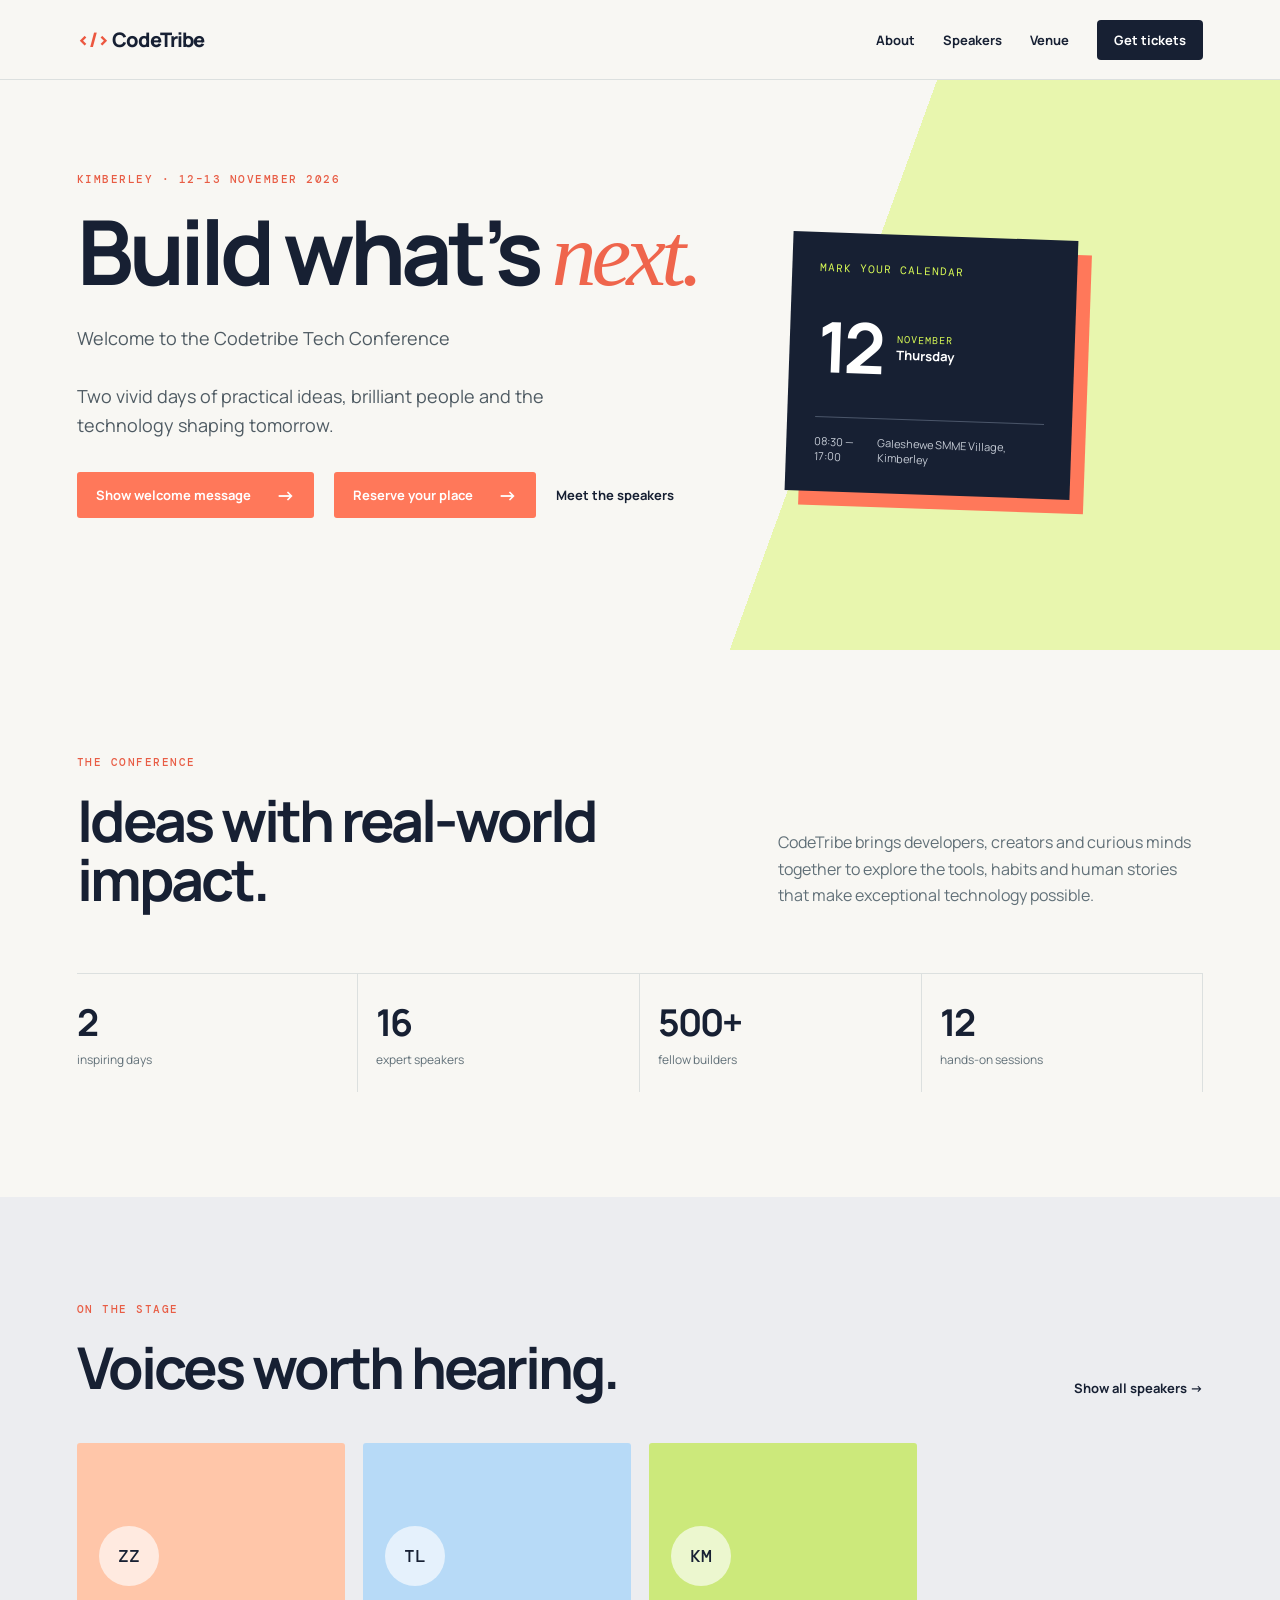
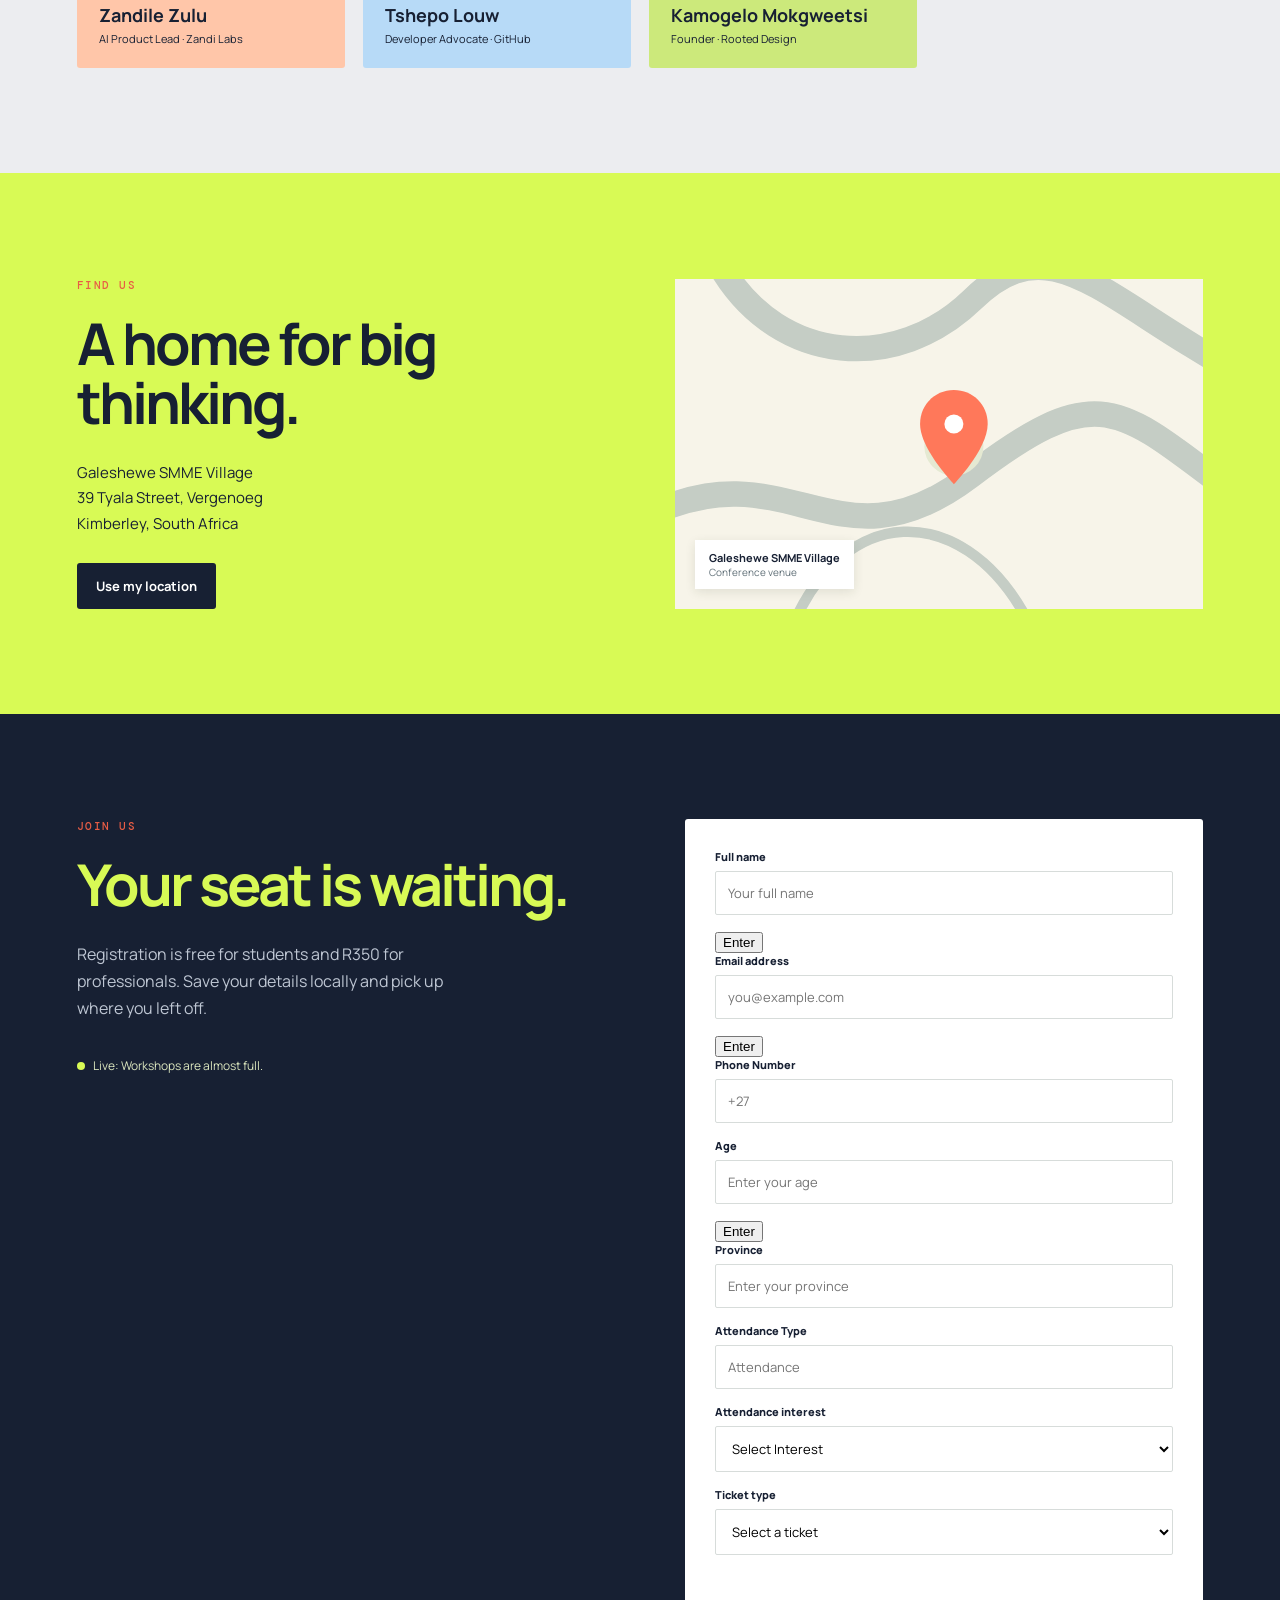
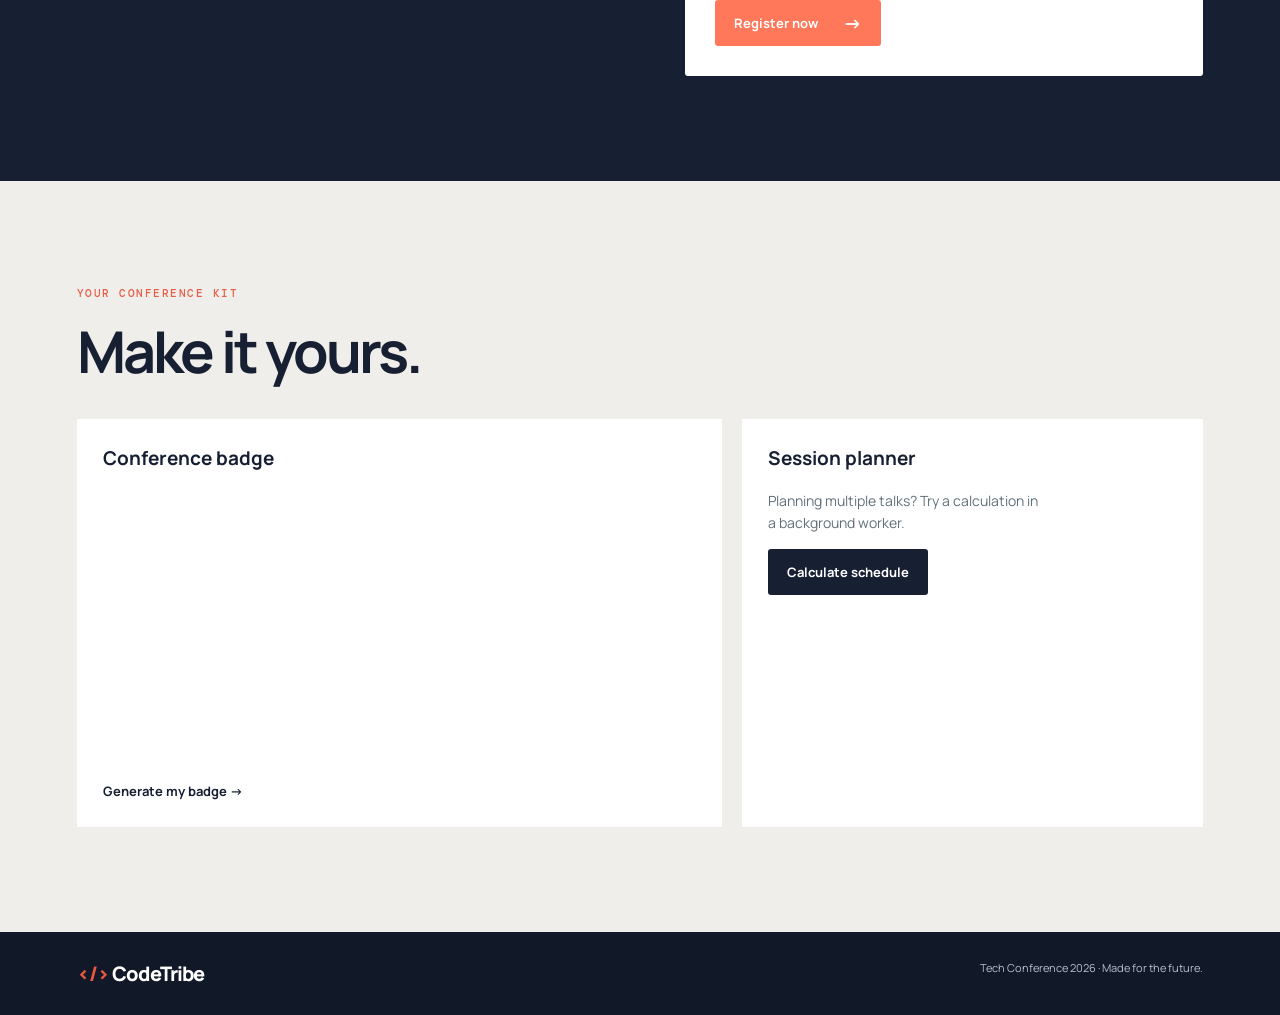
<file: index.html>
<!doctype html>
<html lang="en">
  <head>
    <meta charset="UTF-8" />
    <meta name="viewport" content="width=device-width, initial-scale=1.0" />
    <meta name="theme-color" content="#111827" />
    <title>CodeTribe Tech Conference 2026</title>
    <link rel="preconnect" href="https://fonts.googleapis.com" />
    <link rel="preconnect" href="https://fonts.gstatic.com" crossorigin />
    <link
      href="https://fonts.googleapis.com/css2?family=DM+Mono:wght@400;500&family=Manrope:wght@400;500;600;700;800&display=swap"
      rel="stylesheet"
    />
    <link rel="stylesheet" href="style.css" />
    <script src="https://ajax.googleapis.com/ajax/libs/jquery/3.7.1/jquery.min.js"></script>
  </head>
  <body>
    <header class="site-header">
      <a class="brand" href="index.html"><span>&lt;/&gt;</span>CodeTribe</a>
      <nav aria-label="Main navigation">
        <a href="about.html">About</a>
        <a href="speakers.html">Speakers</a>
        <a href="venue.html">Venue</a>
        <a class="nav-cta" href="register.html">Get tickets</a>
      </nav>
    </header>

    <main id="home">
      <section class="hero">
        <div class="hero-copy">
          <p class="eyebrow">Kimberley · 12–13 November 2026</p>
          <h1>Build what’s <em>next.</em></h1>
          <p class="intro">
            Welcome to the Codetribe Tech Conference<br>
            <br>
            Two vivid days of practical ideas, brilliant people and the
            technology shaping tomorrow.
          </p>
          <div class="hero-actions">
            <button id="welcome-button" class="button button-primary" type="button">
              Show welcome message <span>&rarr;</span>
            </button>
            <a class="button button-primary" href="register.html"
              >Reserve your place <span>→</span></a
            ><a class="button button-quiet" href="speakers.html"
              >Meet the speakers</a
            >
          </div>
          <p id="welcome-message" class="welcome-message" aria-live="polite"></p>
        </div>
        <aside class="event-card" aria-label="Conference details">
          <p class="card-label">Mark your calendar</p>
          <div class="event-date">
            <strong>12</strong>
            <div><span>NOVEMBER</span><b>Thursday</b></div>
          </div>
          <div class="event-card-footer">
            <span>08:30 — 17:00</span><span>Galeshewe SMME Village, Kimberley</span>
          </div>
        </aside>
      </section>

      <section id="about" class="about section">
        <p class="eyebrow">The conference</p>
        <div class="section-heading">
          <h2>Ideas with real-world impact.</h2>
          <p>
            CodeTribe brings developers, creators and curious minds together to
            explore the tools, habits and human stories that make exceptional
            technology possible.
          </p>
        </div>
        <div class="stats">
          <div><strong>2</strong><span>inspiring days</span></div>
          <div><strong>16</strong><span>expert speakers</span></div>
          <div><strong>500+</strong><span>fellow builders</span></div>
          <div><strong>12</strong><span>hands-on sessions</span></div>
        </div>
      </section>

      <section id="speakers" class="section speakers">
        <p class="eyebrow">On the stage</p>
        <div class="title-row">
          <h2>Voices worth hearing.</h2>
          <button id="speaker-button" class="text-button">
            Show all speakers →
          </button>
        </div>
        <div class="speaker-grid" id="speaker-grid">
          <article class="speaker-card orange">
            <div class="avatar">ZZ</div>
            <h3>Zandile Zulu</h3>
            <p>AI Product Lead · Zandi Labs</p>
          </article>
          <article class="speaker-card blue">
            <div class="avatar">TL</div>
            <h3>Tshepo Louw</h3>
            <p>Developer Advocate · GitHub</p>
          </article>
          <article class="speaker-card green">
            <div class="avatar">KM</div>
            <h3>Kamogelo Mokgweetsi</h3>
            <p>Founder · Rooted Design</p>
          </article>
          <article class="speaker-card purple hidden-speaker">
            <div class="avatar">TM</div>
            <h3>Thabang Makhosane</h3>
            <p>Cloud Architect · Azure</p>
          </article>
        </div>
      </section>

      <section id="venue" class="venue section">
        <div>
          <p class="eyebrow">Find us</p>
          <h2>A home for big thinking.</h2>
          <p>
            Galeshewe SMME Village<br />39 Tyala Street, Vergenoeg<br />Kimberley,
            South Africa
          </p>
          <div class="venue-actions">
            <button id="location-button" class="button button-dark">
              Use my location</button
            ><span id="location-status" aria-live="polite"></span>
          </div>
        </div>
        <div
          class="map"
          role="img"
          aria-label="Interactive illustrated venue map"
        >
          <svg viewBox="0 0 500 310" aria-hidden="true">
            <path d="M-20 220 C110 160 155 280 280 185 S420 120 540 210" />
            <path d="M45 -10 C100 80 210 88 282 18 S400 12 520 80" />
            <path class="minor" d="M110 330 C160 210 270 210 330 315" />
            <circle cx="264" cy="157" r="28" />
            <path
              class="pin"
              d="M264 104c-18 0-32 14-32 32 0 24 32 57 32 57s32-33 32-57c0-18-14-32-32-32z"
            />
            <circle class="pin-dot" cx="264" cy="136" r="9" />
          </svg>
          <div class="map-label">
            <b>Galeshewe SMME Village</b><span>Conference venue</span>
          </div>
        </div>
      </section>

      <!--PA0301 Registration form-->
      <section id="register" class="register section">
        <div>
          <p class="eyebrow">Join us</p>
          <h2>Your seat is waiting.</h2>
          <p>
            Registration is free for students and R350 for professionals. Save
            your details locally and pick up where you left off.
          </p>
          <div class="live-message" id="live-message" aria-live="polite">
            <span class="pulse"></span>
            <span>Live: Workshops are almost full.</span>
          </div>
        </div>
        <form id="registration-form" novalidate>
          <label
            >Full name<input
              id="name"
              name="name"
              type="text"
              placeholder="Your full name"
              required
          /></label>
          <button onclick="ValidateForm()">Enter</button>
          <label
            >Email address<input
              id="email"
              name="email"
              type="email"
              placeholder="you@example.com"
              required
          /></label>
          <button onclick="ValidateForm()">Enter</button>
          <label
            >Phone Number<input
              id="phone"
              name="phone"
              type="phone"
              placeholder="+27"
              required
              minlength="1"
              maxlength="10"
          /></label><label
            >Age<input
              id="age"
              name="age"
              type="age"
              placeholder="Enter your age"
              required
          /></label>
          <button onclick="ValidateForm()">Enter</button>
          <label
            >Province<input
              id="prov"
              name="prov"
              type="prov"
              placeholder="Enter your province"
              required
          /></label>
          <label
            >Attendance Type<input
              id="att"
              name="att"
              type="att"
              placeholder="Attendance"
              required
    

          /></label>
          <label
            >Attendance interest<select id="ticket" name="ticket" required>
              <option value="">Select Interest</option>
              <option>Interested</option>
              <option>Not Interested</option>
            </select></label
          >
          <label
            >Ticket type<select id="ticket" name="ticket" required>
              <option value="">Select a ticket</option>
              <option>Student — Free</option>
              <option>Professional — R350</option>
            </select></label
          >
          <p id="form-feedback" class="form-feedback" aria-live="polite"></p>
          <button class="button button-primary" type="submit">
            Register now <span>→</span>
          </button>
        </form>
      </section>

      <section class="tools section">
        <p class="eyebrow">Your conference kit</p>
        <h2>Make it yours.</h2>
        <div class="tool-grid">
          <article>
            <h3>Conference badge</h3>
            <canvas id="badge" width="520" height="240"
              >Your browser does not support canvas.</canvas
            ><button id="badge-button" class="text-button">
              Generate my badge →
            </button>
          </article>
          <article>
            <h3>Session planner</h3>
            <p>
              Planning multiple talks? Try a calculation in a background worker.
            </p>
            <button id="worker-button" class="button button-dark">
              Calculate schedule
            </button>
            <p id="worker-result" class="worker-result" aria-live="polite"></p>
          </article>
        </div>
      </section>
    </main>
    <footer>
      <a class="brand" href="index.html"><span>&lt;/&gt;</span>CodeTribe</a>
      <p>Tech Conference 2026 · Made for the future.</p>
    </footer>
    <script src="script.js"></script>
  </body>
</html>
</file>
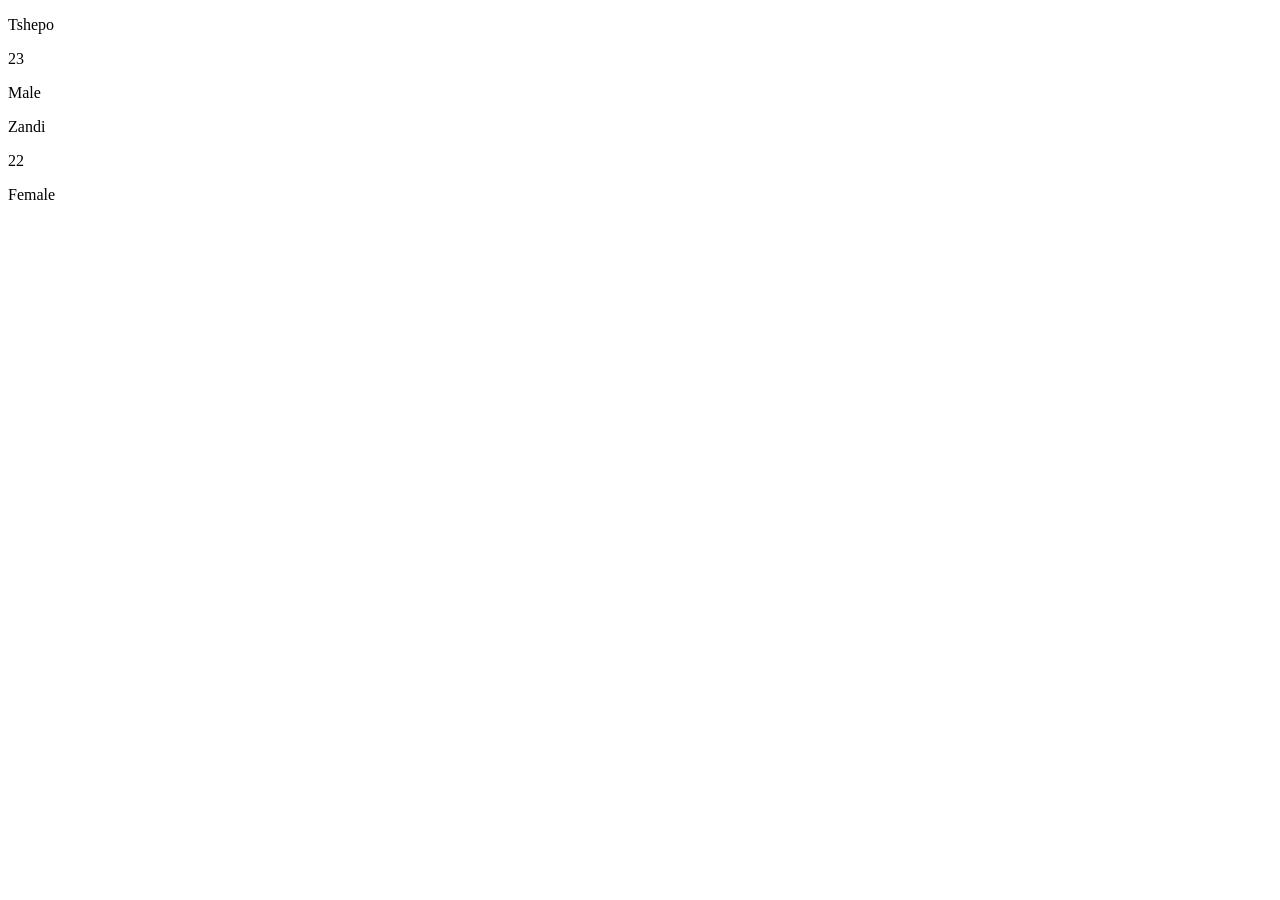
<file: PA06/PA0607/index.html>
<!DOCTYPE html>
<html lang="en">
<head>
    <meta charset="UTF-8">
    <meta name="viewport" content="width=device-width, initial-scale=1.0">
    <title>Document</title>
</head>
<body>
    <p id="name"></p>
    <p id="age"></p>
    <p id="gender"></p>

    <p id="name1"></p>
    <p id="age1"></p>
    <p id="gender1"></p>

    <script src="./script.js"></script>
</body>
</html>
</file>
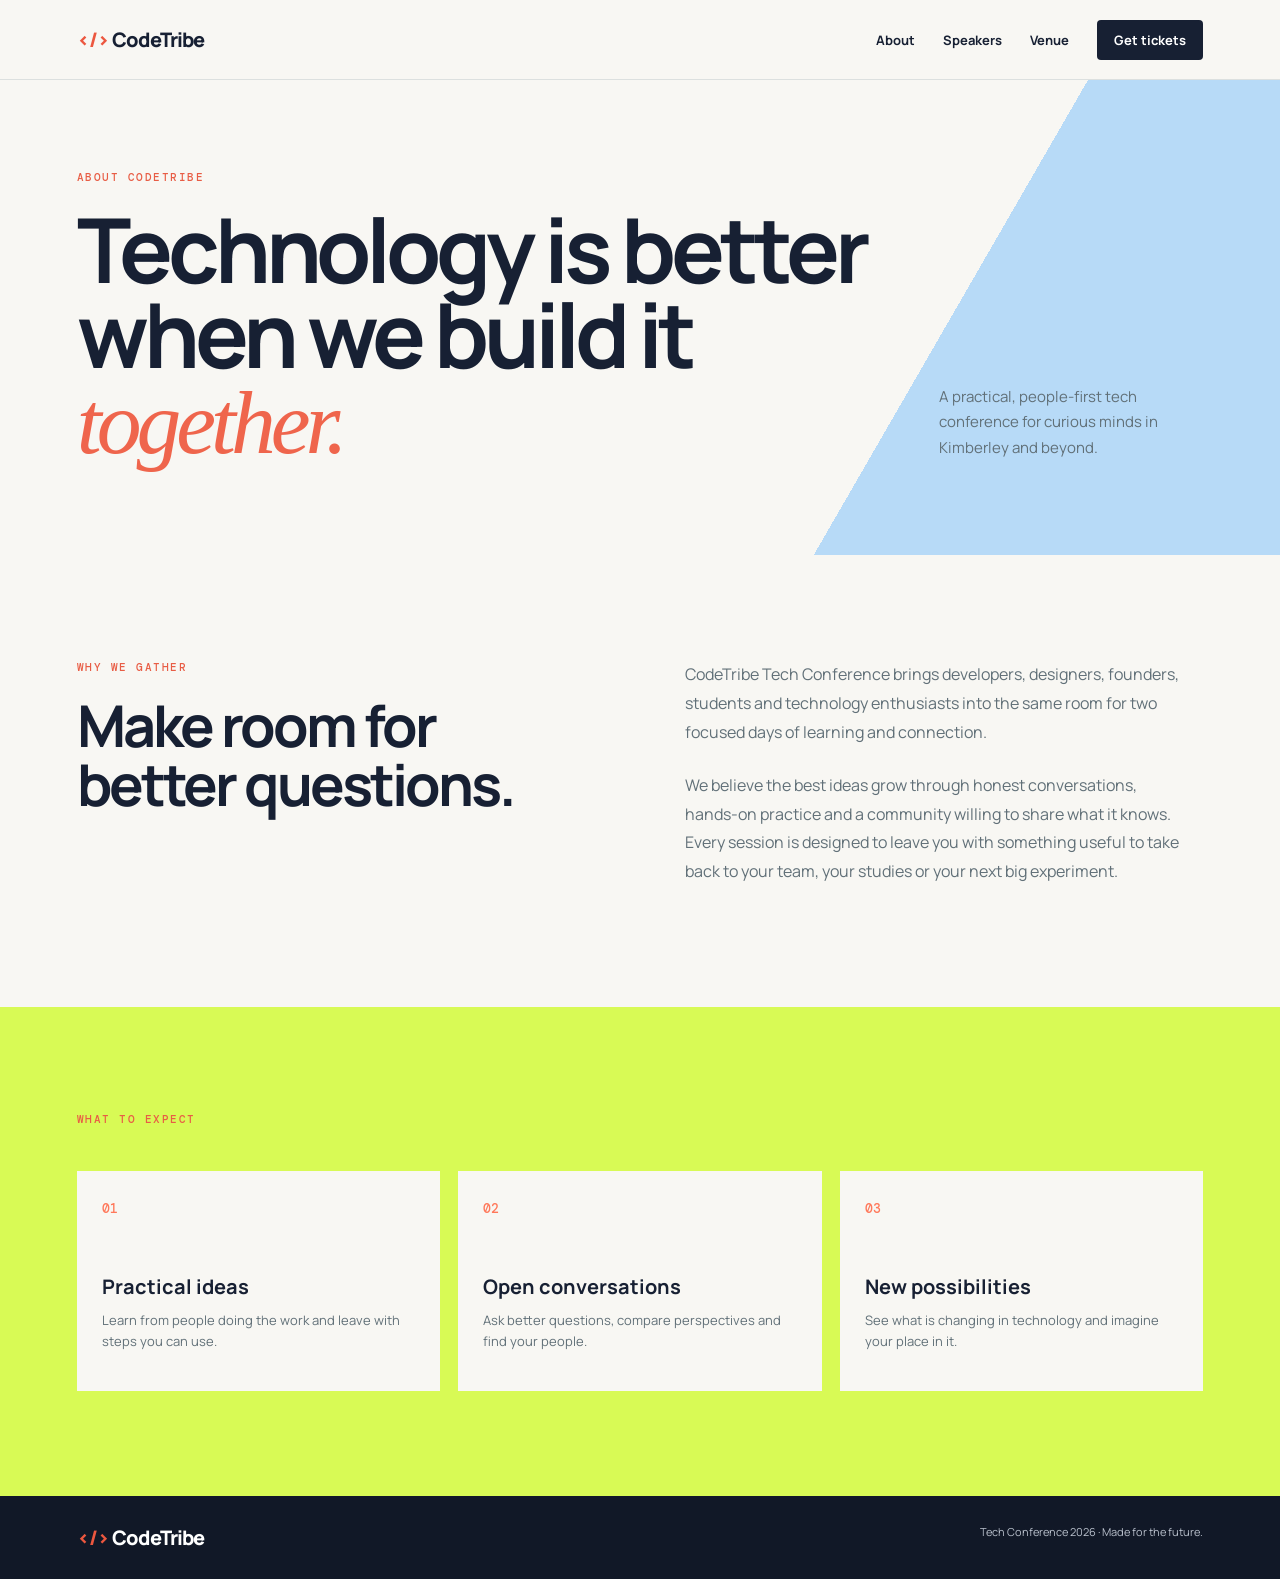
<file: about.html>
<!doctype html>
<html lang="en">
<head>
        <meta charset="UTF-8" />
        <meta name="viewport" content="width=device-width, initial-scale=1.0" />
        <meta name="theme-color" content="#111827" />
        <title>About CodeTribe Tech Conference</title>
        <link rel="preconnect" href="https://fonts.googleapis.com" />
        <link rel="preconnect" href="https://fonts.gstatic.com" crossorigin />
        <link
            href="https://fonts.googleapis.com/css2?family=DM+Mono:wght@400;500&family=Manrope:wght@400;500;600;700;800&display=swap"
            rel="stylesheet"
        />
        <link rel="stylesheet" href="style.css" />
</head>
<body>
        <header class="site-header">
            <a class="brand" href="index.html"><span>&lt;/&gt;</span>CodeTribe</a>
            <nav aria-label="Main navigation">
                <a href="about.html" aria-current="page">About</a>
                <a href="speakers.html">Speakers</a>
                <a href="venue.html">Venue</a>
                <a class="nav-cta" href="register.html">Get tickets</a>
            </nav>
        </header>

        <main>
            <section class="about-hero">
                <div>
                    <p class="eyebrow">About CodeTribe</p>
                    <h1>Technology is better when we build it <em>together.</em></h1>
                </div>
                <p class="about-hero-note">
                    A practical, people-first tech conference for curious minds in
                    Kimberley and beyond.
                </p>
            </section>

            <section class="about-story section">
                <div class="about-story-intro">
                    <p class="eyebrow">Why we gather</p>
                    <h2>Make room for better questions.</h2>
                </div>
                <div class="about-story-copy">
                    <p>
                        CodeTribe Tech Conference brings developers, designers, founders,
                        students and technology enthusiasts into the same room for two
                        focused days of learning and connection.
                    </p>
                    <p>
                        We believe the best ideas grow through honest conversations,
                        hands-on practice and a community willing to share what it knows.
                        Every session is designed to leave you with something useful to
                        take back to your team, your studies or your next big experiment.
                    </p>
                </div>
            </section>

            <section class="about-values section">
                <p class="eyebrow">What to expect</p>
                <div class="value-grid">
                    <article>
                        <strong>01</strong>
                        <h3>Practical ideas</h3>
                        <p>Learn from people doing the work and leave with steps you can use.</p>
                    </article>
                    <article>
                        <strong>02</strong>
                        <h3>Open conversations</h3>
                        <p>Ask better questions, compare perspectives and find your people.</p>
                    </article>
                    <article>
                        <strong>03</strong>
                        <h3>New possibilities</h3>
                        <p>See what is changing in technology and imagine your place in it.</p>
                    </article>
                </div>
            </section>
        </main>

        <footer>
            <a class="brand" href="index.html"><span>&lt;/&gt;</span>CodeTribe</a>
            <p>Tech Conference 2026 · Made for the future.</p>
        </footer>
</body>
</html>
</file>
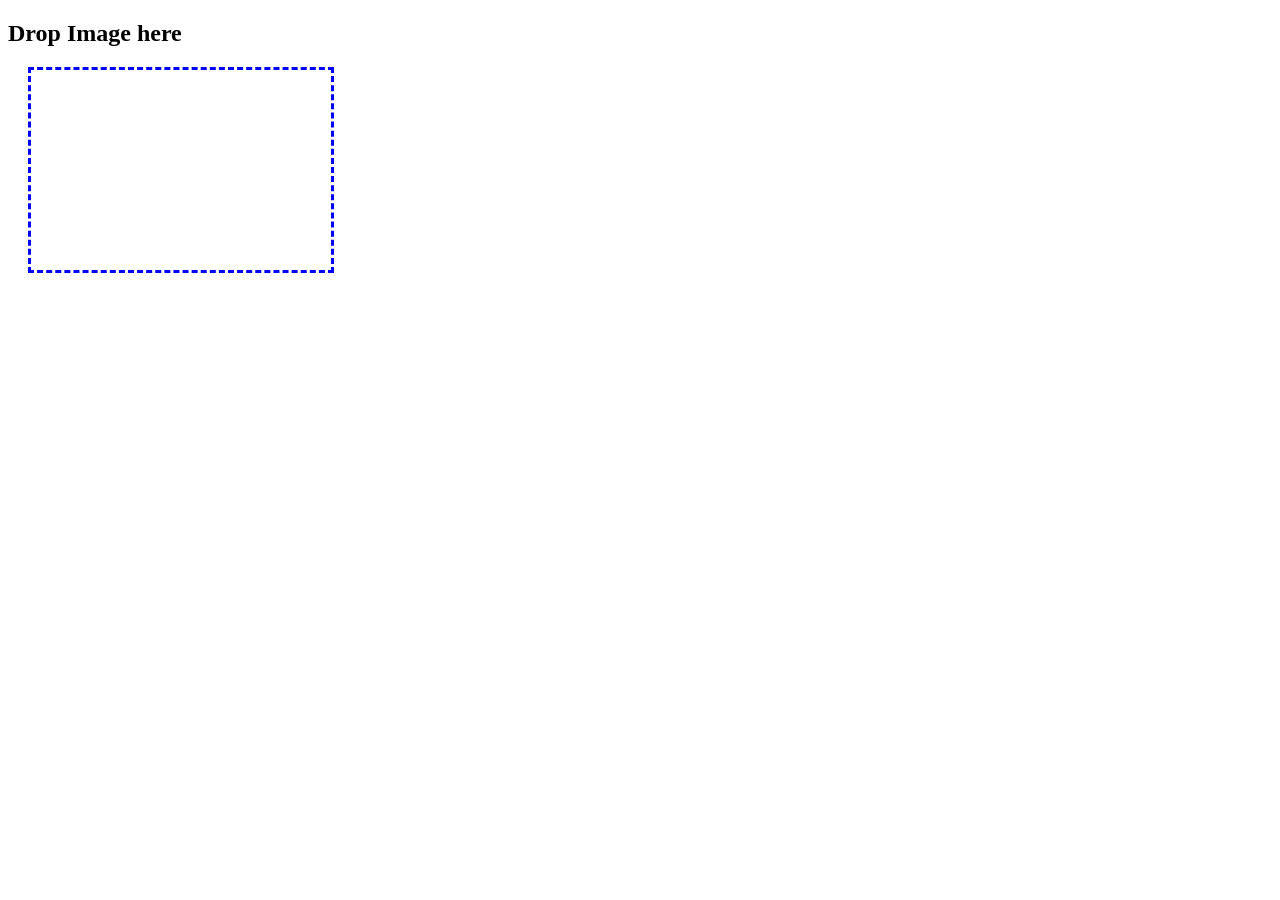
<file: PA0706.html>
<!DOCTYPE html>
<html lang="en">
<head>
    <meta charset="UTF-8">
    <meta name="viewport" content="width=device-width, initial-scale=1.0">
    <title>Document</title>

    <style>
        #dropArea{
            width: 300px;
            height:200px ;
            border: 3px dashed blue;
            line-height: 180px;
            margin: 20px;
        }
    </style>
</head>
<body>
    <h2>Drop Image here</h2>
    <div id="dropArea">

    </div>
    <p id="fileinfo"></p>
    <script>

        // Handle dropped file
        const dropArea = document.getElementById("dropArea")
        dropArea.addEventListener("dragover", function(event){
            event.preventDefault()
            dropArea.innerHTML="Release the image"
        })

        //Handle dropped file
        const fileInfo = document.getElementById("fileinfo")
        dropArea.addEventListener("drop", function(){
            event.preventDefault() ;
            const file = event.dataTransfer.files[0];

            fileInfo.innerHTML="File name :" + file.name
        })
    </script>
</body>
</html>
</file>
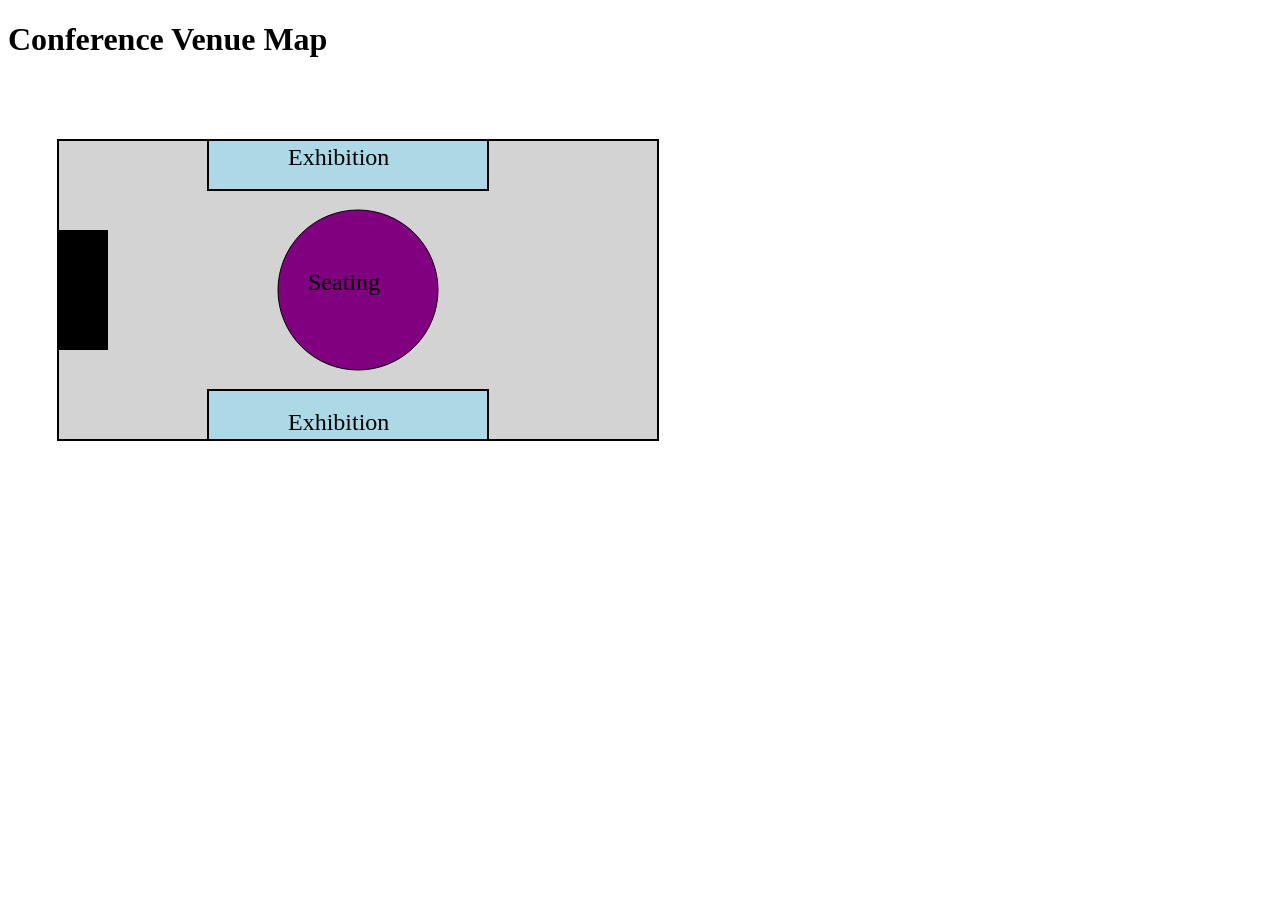
<file: PA1001.html>
<!DOCTYPE html>
<html lang="en">
<head>
    <meta charset="UTF-8">
    <meta name="viewport" content="width=device-width, initial-scale=1.0">
    <title>Document</title>
</head>
<body>
    <h1>Conference Venue Map</h1>

     <svg width="700" height="500" viewBox="0 0 700 500">
        
        <rect x="50" y="60" width="600" height="300" fill="lightgray" stroke="black" stroke-width="2"/>
        <rect x="200" y="310" width="280" height="50" fill="lightblue" stroke="black" stroke-width="2"/>
        <rect x="200" y="60" width="280" height="50" fill="lightblue" stroke="black" stroke-width="2" />
        <rect x="50" y="150" width="50" height="120" fill="lightblue="black" stroke-width="2" />
        <circle cx="350" cy="210" r="80" fill="purple" stroke="black"/>

        <text x="280" y="85" font-size="24">Exhibition</text>
        <text x="280" y="350" font-size="24">Exhibition</text>
        <text x="50" y="200" font-size="20">Stage</text>
        <text x="300" y="210" font-size="24">Seating</text>
    </svg>
</body>
</html>
</file>
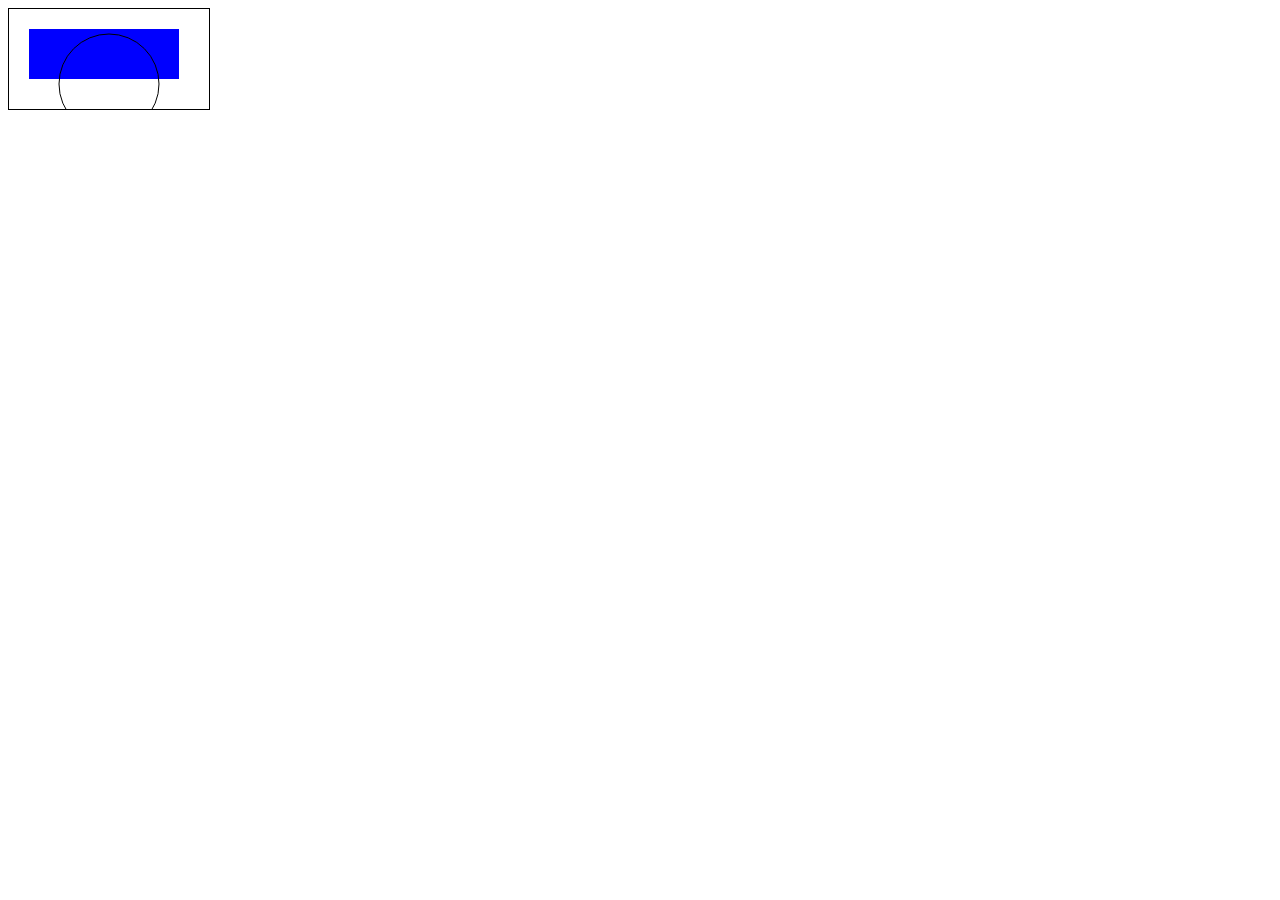
<file: PA1002.html>
<!DOCTYPE html>
<html lang="en">
<head>
    <meta charset="UTF-8">
    <meta name="viewport" content="width=device-width, initial-scale=1.0">
    <title>Document</title>
</head>
<body>
    <canvas id="myCanvas" width="200" height="100" style="border:1px solid #000000;">

    <script>
        const myCanvas = document.getElementById("myCanvas");
        const ctx = myCanvas.getContext("2d");

        //Draw a rectangle
        ctx.fillStyle = "blue";
        ctx.fillRect(20, 20, 150, 50);

        //Draw a circle
        ctx.beginPath();
        ctx.arc(100, 75, 50, 0, 2 * Math.PI);
        ctx.stroke();
    </script>
</body>
</html>
</file>
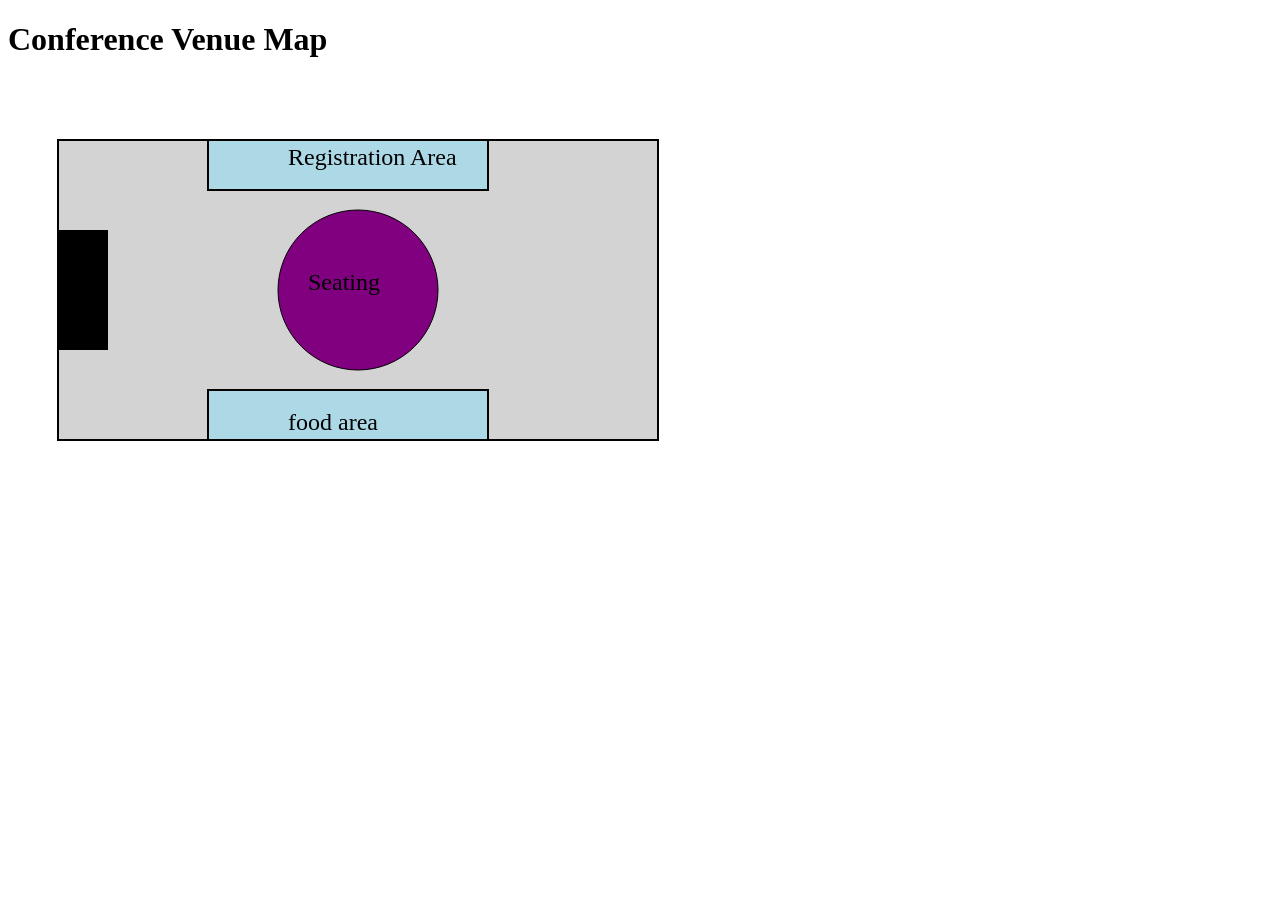
<file: PA1003.html>
<!DOCTYPE html>
<html lang="en">
<head>
    <meta charset="UTF-8">
    <meta name="viewport" content="width=device-width, initial-scale=1.0">
    <title>Document</title>
</head>
<body>
    <h1>Conference Venue Map</h1>

     <svg width="700" height="500" viewBox="0 0 700 500">
        
        <rect x="50" y="60" width="600" height="300" fill="lightgray" stroke="black" stroke-width="2"/>
        <rect x="200" y="310" width="280" height="50" fill="lightblue" stroke="black" stroke-width="2"/>
        <rect x="200" y="60" width="280" height="50" fill="lightblue" stroke="black" stroke-width="2" />
        <rect x="50" y="150" width="50" height="120" fill="lightblue="black" stroke-width="2" />
        <circle cx="350" cy="210" r="80" fill="purple" stroke="black"/>

        <text x="280" y="85" font-size="24">Registration Area</text>
        <text x="280" y="350" font-size="24">food area</text>
        <text x="50" y="200" font-size="20">Stage</text>
        <text x="300" y="210" font-size="24">Seating</text>
    </svg>
</body>
</html>
</file>
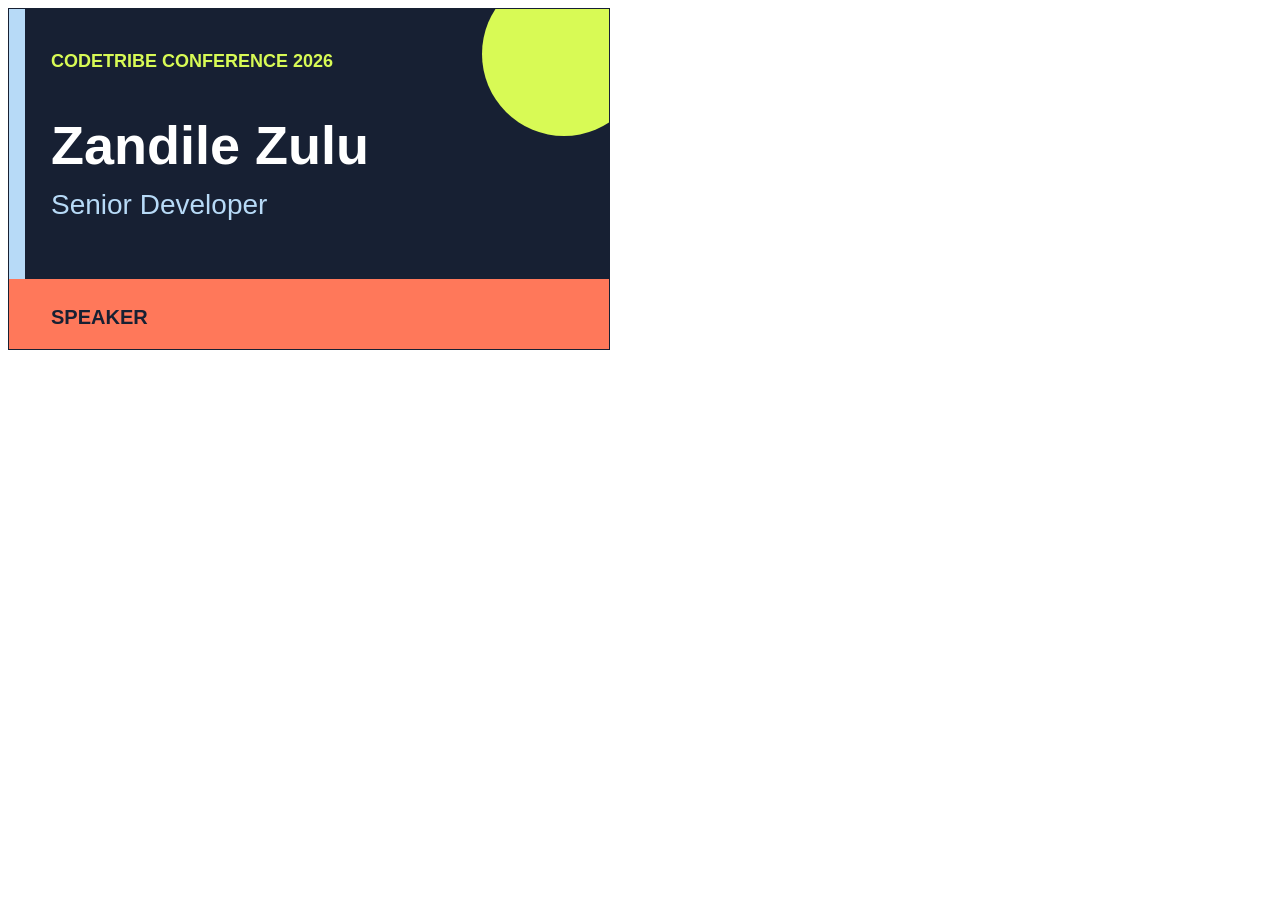
<file: PA1004.html>
<!--Create a speaker badge using canvas-->
<!DOCTYPE html>
<html lang="en">
<head>
    <meta charset="UTF-8">
    <meta name="viewport" content="width=device-width, initial-scale=1.0">
    <title>Speaker Badge</title>
</head>
<body>
    <canvas id="speakerBadge" width="600" height="340" style="border:1px solid #172033; max-width:100%; height:auto;">
    </canvas>

    <script>
        const canvas = document.getElementById("speakerBadge");
        const ctx = canvas.getContext("2d");

        // Draw the badge background
        ctx.fillStyle = "#172033";
        ctx.fillRect(0, 0, 600, 340);

        // Add colourful accent shapes
        ctx.fillStyle = "#d8fa55";
        ctx.beginPath();
        ctx.arc(555, 45, 82, 0, Math.PI * 2);
        ctx.fill();
        ctx.fillStyle = "#ff785a";
        ctx.fillRect(0, 270, 600, 70);
        ctx.fillStyle = "#b7daf7";
        ctx.fillRect(0, 0, 16, 270);

        // Draw the event label
        ctx.fillStyle = "#d8fa55";
        ctx.font = "bold 18px Arial";
        ctx.fillText("CODETRIBE CONFERENCE 2026", 42, 58);

        // Draw the speaker name
        ctx.fillStyle = "#ffffff";
        ctx.font = "bold 54px Arial";
        ctx.fillText("Zandile Zulu", 42, 155);

        // Draw the title
        ctx.fillStyle = "#b7daf7";
        ctx.font = "28px Arial";
        ctx.fillText("Senior Developer", 42, 205);

        // Draw the speaker label
        ctx.fillStyle = "#172033";
        ctx.font = "bold 20px Arial";
        ctx.fillText("SPEAKER", 42, 315);
    </script>
</body>
</html>
</file>
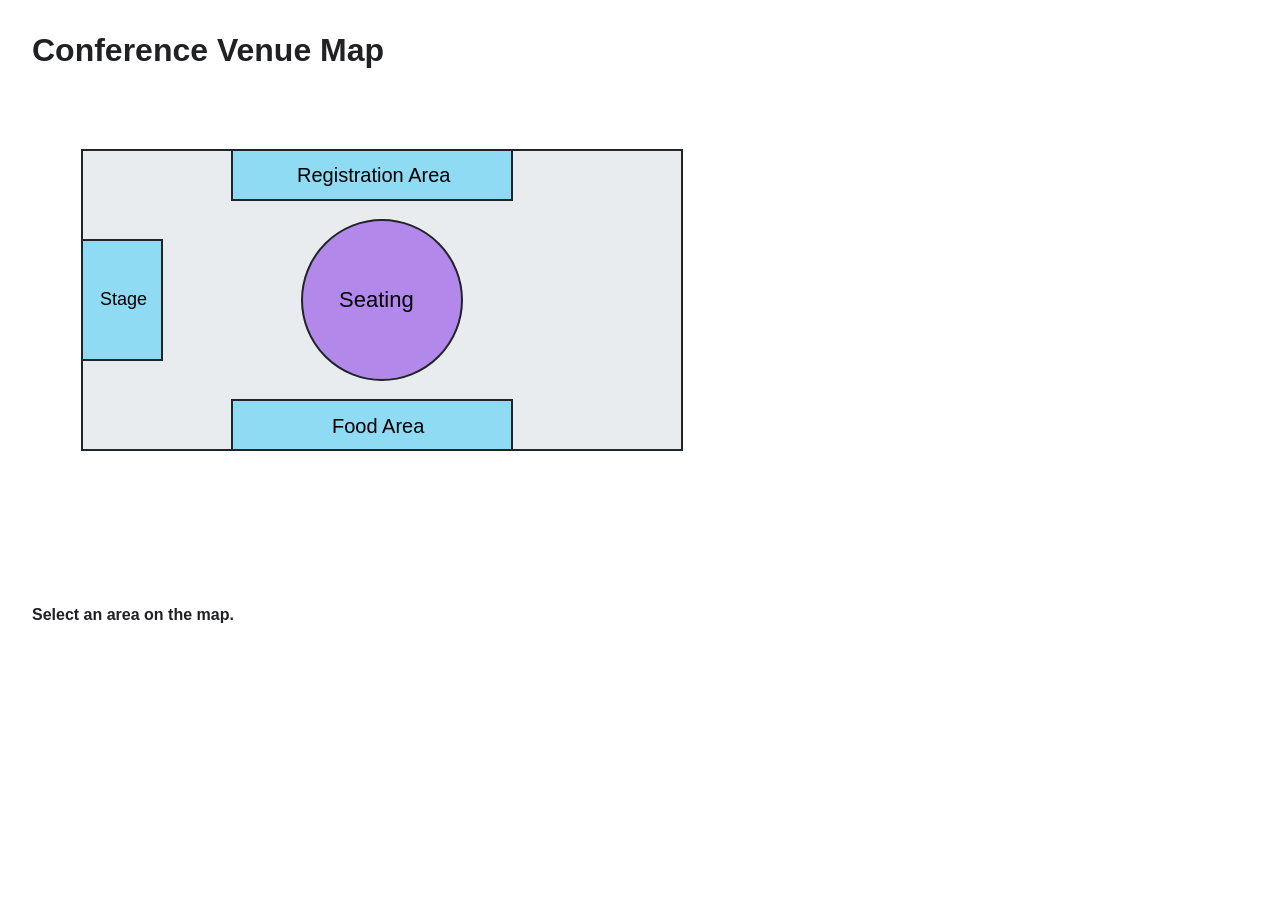
<file: PA1005.html>
<!doctype html>
<html lang="en">
  <head>
    <meta charset="UTF-8" />
    <meta name="viewport" content="width=device-width, initial-scale=1.0" />
    <title>Interactive Conference Venue Map</title>
    <style>
      body {
        font-family: Arial, sans-serif;
        margin: 2rem;
        color: #202124;
      }
      svg {
        display: block;
        max-width: 100%;
        height: auto;
        margin-top: 1rem;
      }
      .venue-area {
        cursor: pointer;
        transition:
          fill 0.2s,
          stroke-width 0.2s;
      }
      .venue-area:hover,
      .venue-area:focus {
        fill: #f9c74f;
        stroke-width: 4;
        outline: none;
      }
      .venue-area.selected {
        fill: #f9844a;
        stroke: #9d0208;
        stroke-width: 4;
      }
      #venue-info {
        min-height: 1.5rem;
        margin-top: 1rem;
        font-weight: bold;
      }
    </style>
  </head>
  <body>
    <h1>Conference Venue Map</h1>
   
    <svg
      width="700"
      height="500"
      viewBox="0 0 700 500"
      role="img"
      aria-labelledby="map-title map-description"
    >
      <title id="map-title">Interactive conference venue map</title>
      <desc id="map-description">
        Click a venue area to display information about it.
      </desc>
      <rect
        x="50"
        y="60"
        width="600"
        height="300"
        fill="#e9ecef"
        stroke="#212529"
        stroke-width="2"
      />
      <rect
        class="venue-area"
        data-info="Registration Area: Collect your name badge and conference pack here."
        x="200"
        y="60"
        width="280"
        height="50"
        fill="#90dbf4"
        stroke="#212529"
        stroke-width="2"
        tabindex="0"
        role="button"
        aria-label="Registration Area"
      />
      <rect
        class="venue-area"
        data-info="Food Area: Refreshments and lunch are served here."
        x="200"
        y="310"
        width="280"
        height="50"
        fill="#90dbf4"
        stroke="#212529"
        stroke-width="2"
        tabindex="0"
        role="button"
        aria-label="Food Area"
      />
      <rect
        class="venue-area"
        data-info="Stage: Presentations and keynote talks take place here."
        x="50"
        y="150"
        width="80"
        height="120"
        fill="#90dbf4"
        stroke="#212529"
        stroke-width="2"
        tabindex="0"
        role="button"
        aria-label="Stage"
      />
      <circle
        class="venue-area"
        data-info="Seating Area: Take a seat here for the conference sessions."
        cx="350"
        cy="210"
        r="80"
        fill="#b388eb"
        stroke="#212529"
        stroke-width="2"
        tabindex="0"
        role="button"
        aria-label="Seating Area"
      />
      <text x="265" y="92" font-size="20">Registration Area</text>
      <text x="300" y="343" font-size="20">Food Area</text>
      <text x="68" y="215" font-size="18">Stage</text>
      <text x="307" y="217" font-size="22">Seating</text>
    </svg>

    <p id="venue-info" role="status" aria-live="polite">
      Select an area on the map.
    </p>

    <script>
      const venueInfo = document.getElementById("venue-info");
      const venueAreas = document.querySelectorAll(".venue-area");

      function selectArea(area) {
        venueAreas.forEach((venue) => venue.classList.remove("selected"));
        area.classList.add("selected");
        venueInfo.textContent = area.dataset.info;
      }

      venueAreas.forEach((area) => {
        area.addEventListener("click", () => selectArea(area));
        area.addEventListener("keydown", (event) => {
          if (event.key === "Enter" || event.key === " ") {
            event.preventDefault();
            selectArea(area);
          }
        });
      });
    </script>
  </body>
</html>
</file>
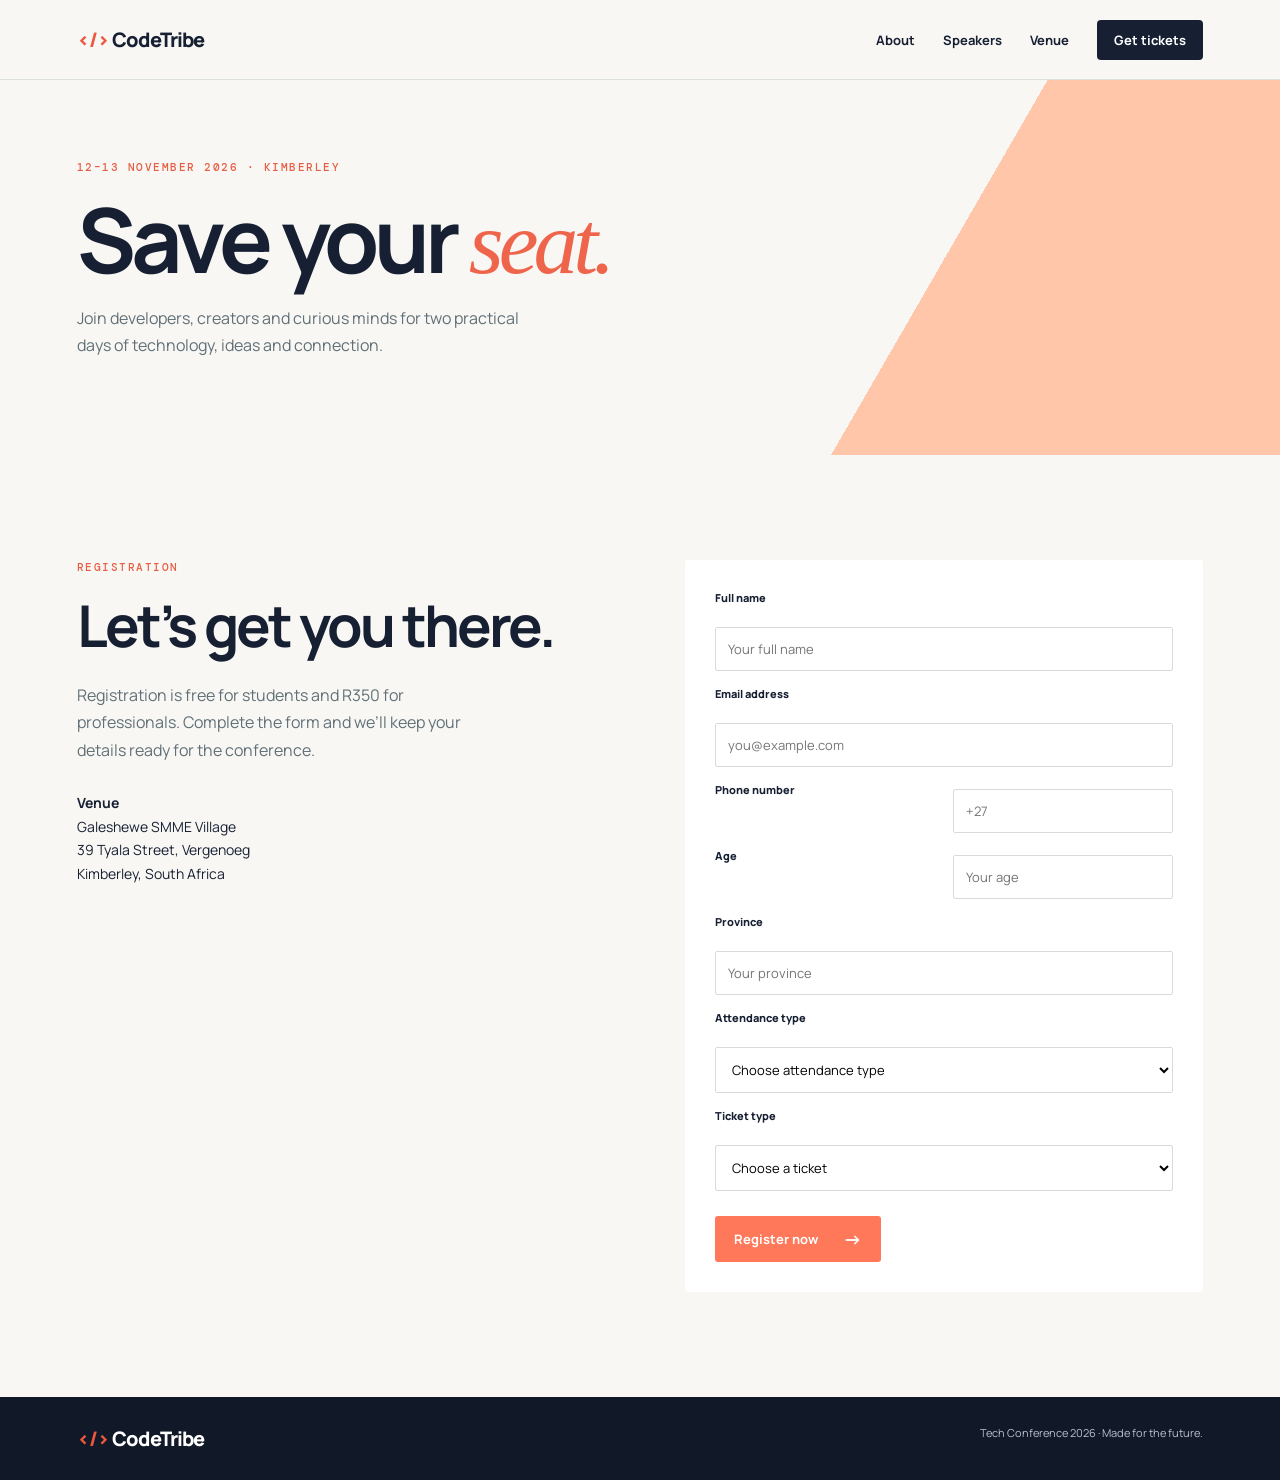
<file: register.html>
<!doctype html>
<html lang="en">
<head>
	<meta charset="UTF-8" />
	<meta name="viewport" content="width=device-width, initial-scale=1.0" />
	<meta name="theme-color" content="#111827" />
	<title>Register | CodeTribe Tech Conference</title>
	<link rel="preconnect" href="https://fonts.googleapis.com" />
	<link rel="preconnect" href="https://fonts.gstatic.com" crossorigin />
	<link
		href="https://fonts.googleapis.com/css2?family=DM+Mono:wght@400;500&family=Manrope:wght@400;500;600;700;800&display=swap"
		rel="stylesheet"
	/>
	<link rel="stylesheet" href="style.css" />
</head>
<body>
	<header class="site-header">
		<a class="brand" href="index.html"><span>&lt;/&gt;</span>CodeTribe</a>
		<nav aria-label="Main navigation">
			<a href="about.html">About</a>
			<a href="speakers.html">Speakers</a>
			<a href="venue.html">Venue</a>
			<a class="nav-cta" href="register.html" aria-current="page">Get tickets</a>
		</nav>
	</header>

	<main>
		<section class="register-page-hero">
			<p class="eyebrow">12–13 November 2026 · Kimberley</p>
			<h1>Save your <em>seat.</em></h1>
			<p>Join developers, creators and curious minds for two practical days of technology, ideas and connection.</p>
		</section>

		<section class="register-page-form section">
			<div class="register-page-intro">
				<p class="eyebrow">Registration</p>
				<h2>Let’s get you there.</h2>
				<p>Registration is free for students and R350 for professionals. Complete the form and we’ll keep your details ready for the conference.</p>
				<p class="register-detail"><strong>Venue</strong><br />Galeshewe SMME Village<br />39 Tyala Street, Vergenoeg<br />Kimberley, South Africa</p>
			</div>

			<form action="index.html" method="get">
				<label for="full-name">Full name</label>
				<input id="full-name" name="name" type="text" placeholder="Your full name" required minlength="3" />
				<label for="email">Email address</label>
				<input id="email" name="email" type="email" placeholder="you@example.com" required />
				<label for="phone">Phone number</label>
				<input id="phone" name="phone" type="tel" placeholder="+27" required />
				<label for="age">Age</label>
				<input id="age" name="age" type="number" placeholder="Your age" min="18" required />
				<label for="province">Province</label>
				<input id="province" name="province" type="text" placeholder="Your province" required />
				<label for="attendance">Attendance type</label>
				<select id="attendance" name="attendance" required>
					<option value="">Choose attendance type</option>
					<option>In person</option>
					<option>Virtual</option>
				</select>
				<label for="ticket">Ticket type</label>
				<select id="ticket" name="ticket" required>
					<option value="">Choose a ticket</option>
					<option>Student — Free</option>
					<option>Professional — R350</option>
				</select>
				<button class="button button-primary" type="submit">Register now <span>→</span></button>
			</form>
		</section>
	</main>

	<footer>
		<a class="brand" href="index.html"><span>&lt;/&gt;</span>CodeTribe</a>
		<p>Tech Conference 2026 · Made for the future.</p>
	</footer>
</body>
</html>
</file>
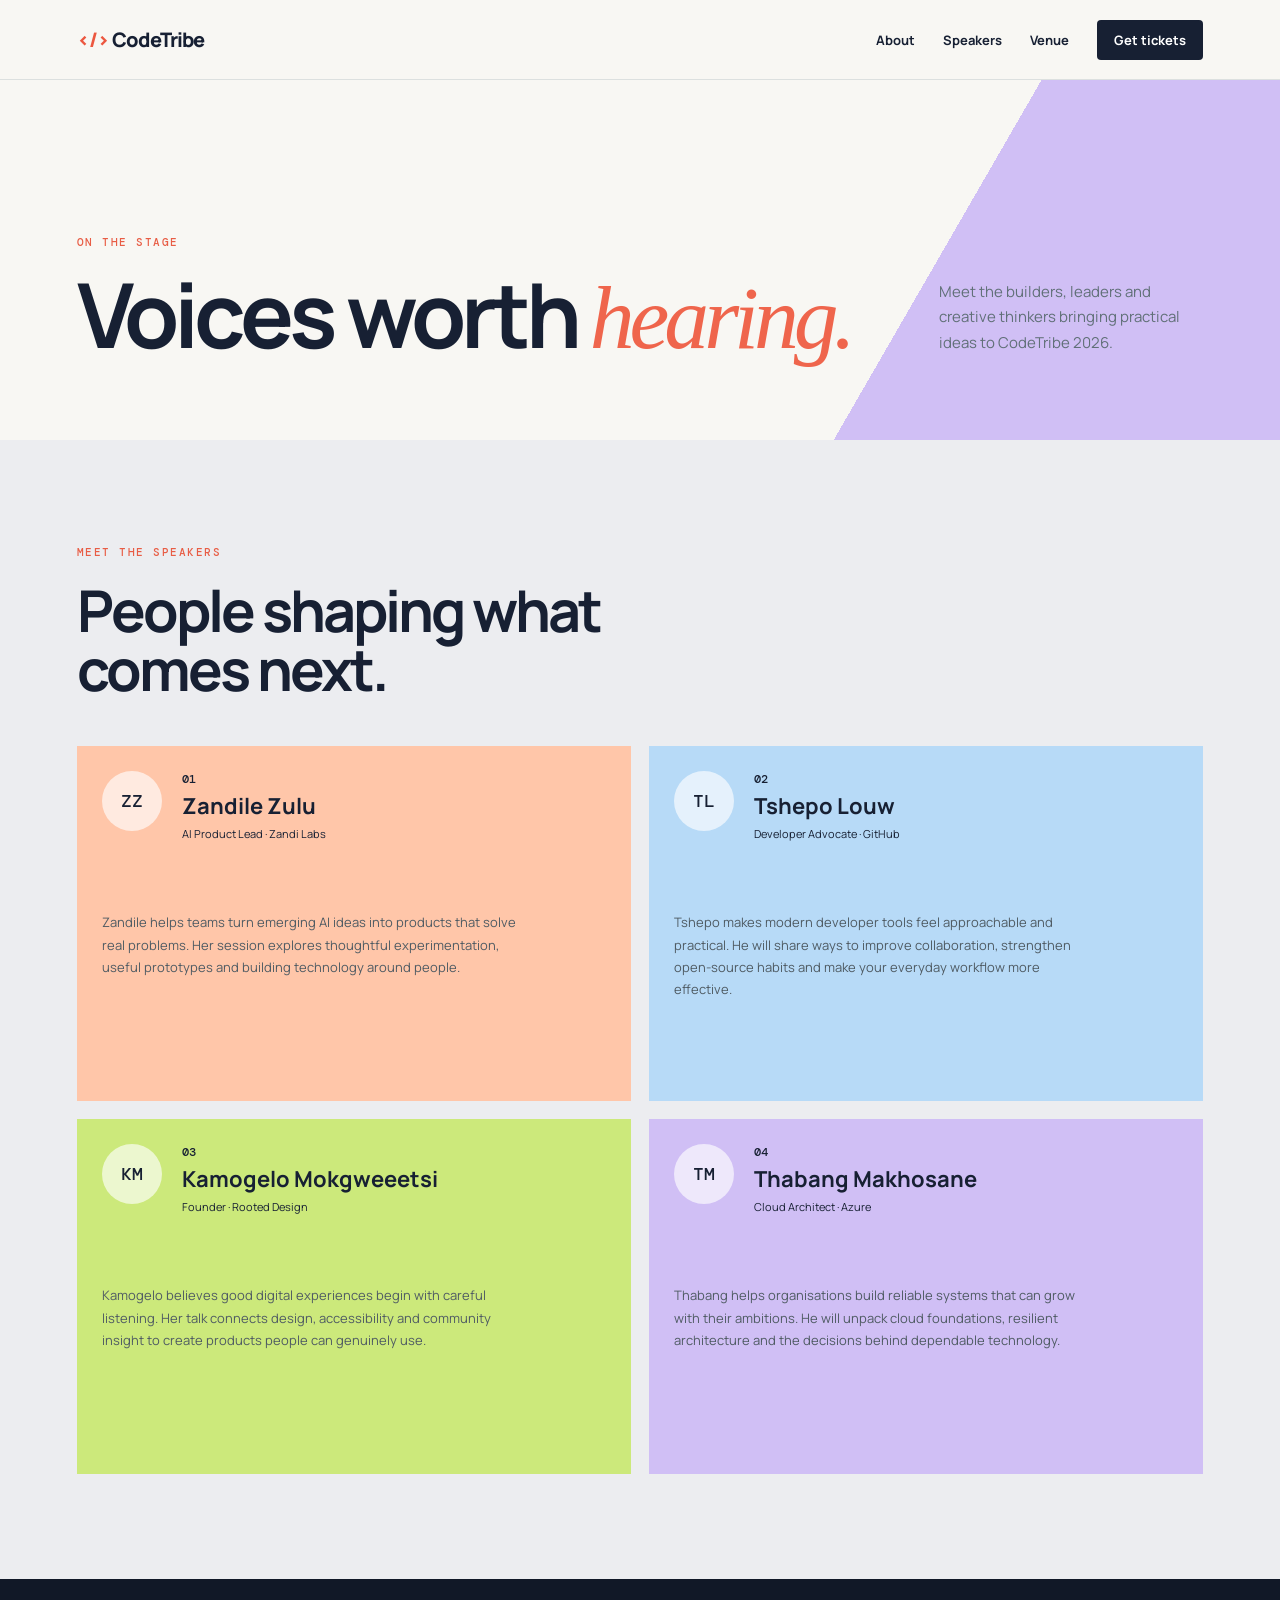
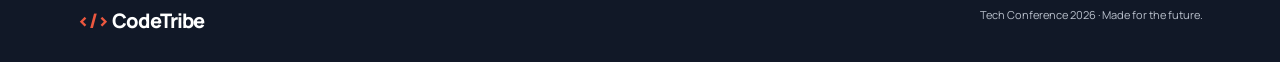
<file: speakers.html>
<!doctype html>
<html lang="en">
  <head>
    <meta charset="UTF-8" />
    <meta name="viewport" content="width=device-width, initial-scale=1.0" />
    <meta name="theme-color" content="#111827" />
    <title>Speakers | CodeTribe Tech Conference</title>
    <link rel="preconnect" href="https://fonts.googleapis.com" />
    <link rel="preconnect" href="https://fonts.gstatic.com" crossorigin />
    <link
      href="https://fonts.googleapis.com/css2?family=DM+Mono:wght@400;500&family=Manrope:wght@400;500;600;700;800&display=swap"
      rel="stylesheet"
    />
    <link rel="stylesheet" href="style.css" />
  </head>
  <body>
    <header class="site-header">
      <a class="brand" href="index.html"><span>&lt;/&gt;</span>CodeTribe</a>
      <nav aria-label="Main navigation">
        <a href="about.html">About</a>
        <a href="speakers.html" aria-current="page">Speakers</a>
        <a href="venue.html">Venue</a>
        <a class="nav-cta" href="register.html">Get tickets</a>
      </nav>
    </header>

    <main>
      <section class="speakers-page-hero">
        <div>
          <p class="eyebrow">On the stage</p>
          <h1>Voices worth <em>hearing.</em></h1>
        </div>
        <p>
          Meet the builders, leaders and creative thinkers bringing practical
          ideas to CodeTribe 2026.
        </p>
      </section>

      <section class="speakers-page-list section">
        <div class="speaker-list-heading">
          <p class="eyebrow">Meet the speakers</p>
          <h2>People shaping what comes next.</h2>
        </div>
        <div class="speaker-detail-grid">
          <article class="speaker-detail-card orange">
            <div class="avatar">ZZ</div>
            <div>
              <p class="speaker-number">01</p>
              <h3>Zandile Zulu</h3>
              <p class="speaker-role">AI Product Lead · Zandi Labs</p>
            </div>
            <p>
              Zandile helps teams turn emerging AI ideas into products that
              solve real problems. Her session explores thoughtful
              experimentation, useful prototypes and building technology around
              people.
            </p>
          </article>
          <article class="speaker-detail-card blue">
            <div class="avatar">TL</div>
            <div>
              <p class="speaker-number">02</p>
              <h3>Tshepo Louw</h3>
              <p class="speaker-role">Developer Advocate · GitHub</p>
            </div>
            <p>
              Tshepo makes modern developer tools feel approachable and
              practical. He will share ways to improve collaboration, strengthen
              open-source habits and make your everyday workflow more effective.
            </p>
          </article>
          <article class="speaker-detail-card green">
            <div class="avatar">KM</div>
            <div>
              <p class="speaker-number">03</p>
              <h3>Kamogelo Mokgweeetsi</h3>
              <p class="speaker-role">Founder · Rooted Design</p>
            </div>
            <p>
              Kamogelo believes good digital experiences begin with careful
              listening. Her talk connects design, accessibility and community
              insight to create products people can genuinely use.
            </p>
          </article>
          <article class="speaker-detail-card purple">
            <div class="avatar">TM</div>
            <div>
              <p class="speaker-number">04</p>
              <h3>Thabang Makhosane</h3>
              <p class="speaker-role">Cloud Architect · Azure</p>
            </div>
            <p>
              Thabang helps organisations build reliable systems that can grow
              with their ambitions. He will unpack cloud foundations, resilient
              architecture and the decisions behind dependable technology.
            </p>
          </article>
        </div>
      </section>
    </main>

    <footer>
      <a class="brand" href="index.html"><span>&lt;/&gt;</span>CodeTribe</a>
      <p>Tech Conference 2026 · Made for the future.</p>
    </footer>
  </body>
</html>
</file>
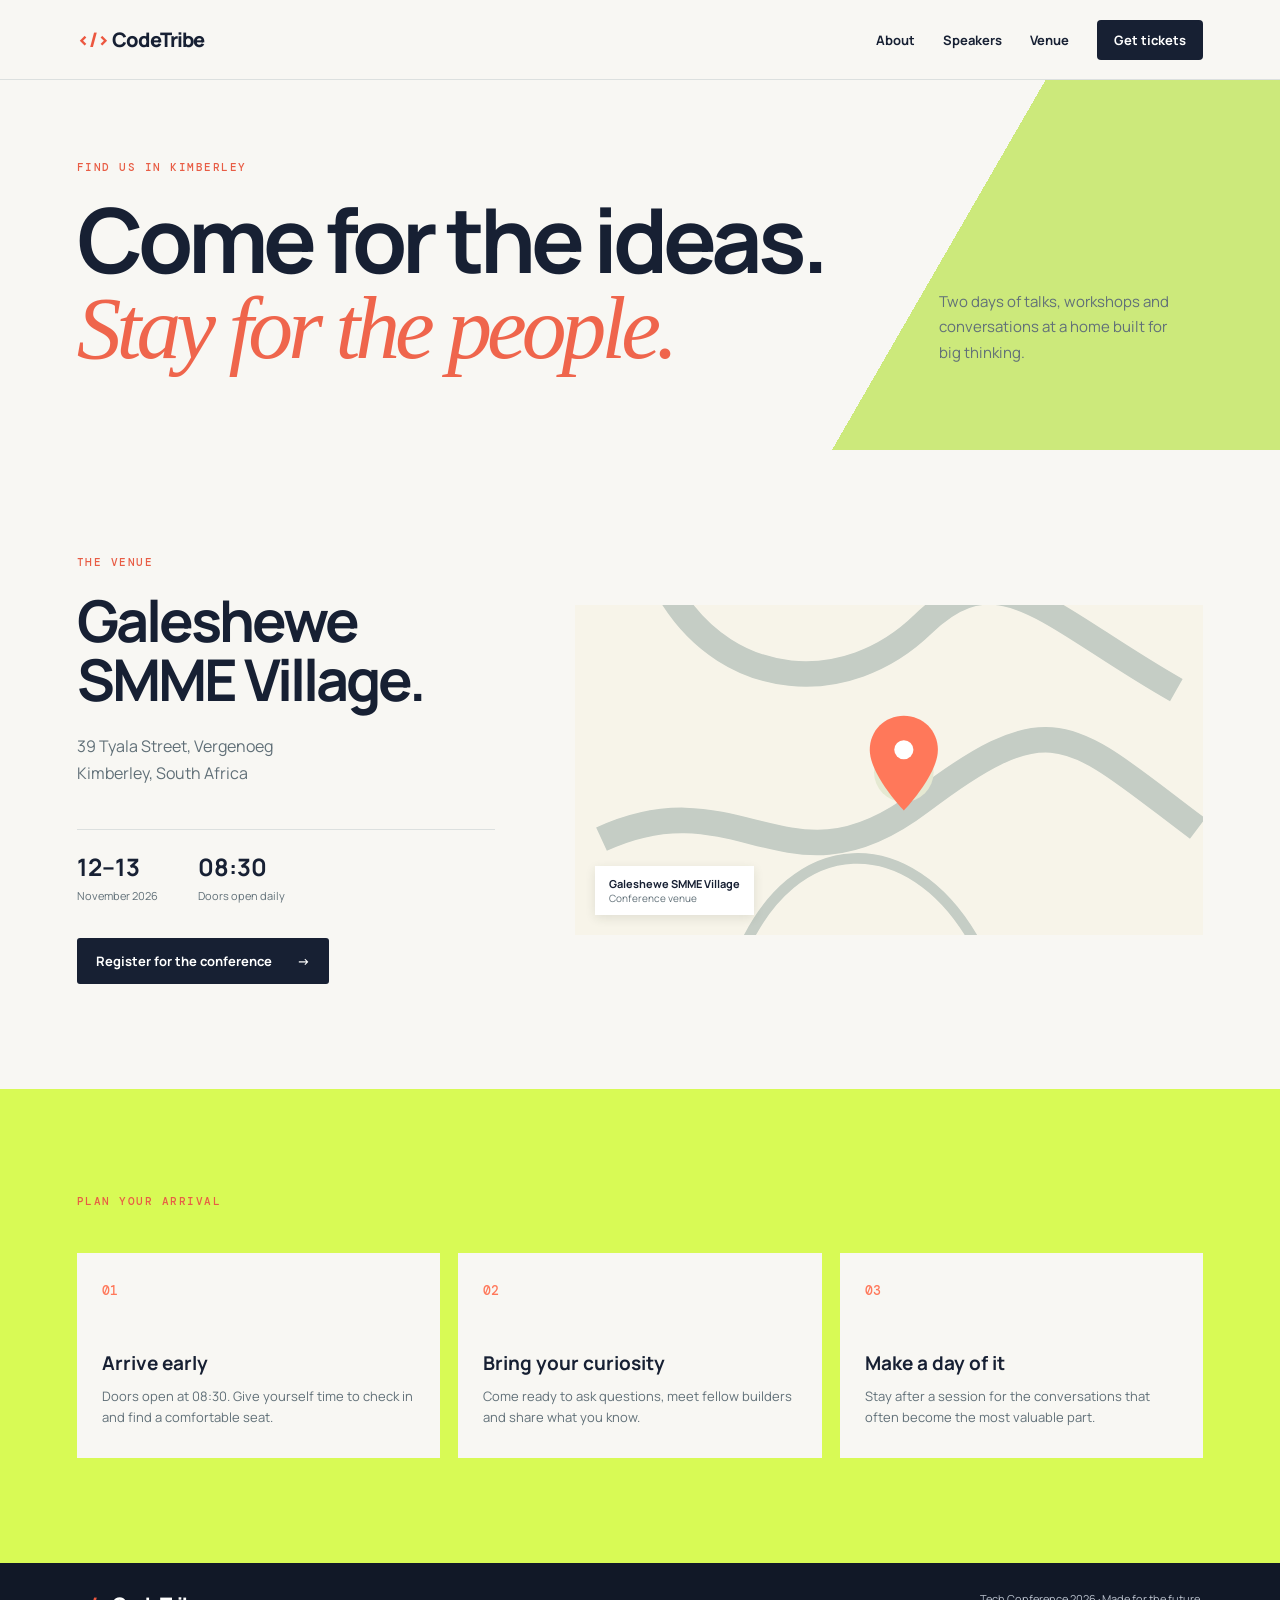
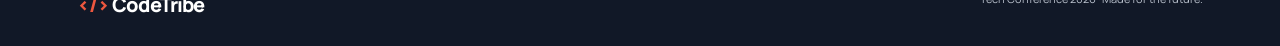
<file: venue.html>
<!doctype html>
<html lang="en">
<head>
	<meta charset="UTF-8" />
	<meta name="viewport" content="width=device-width, initial-scale=1.0" />
	<meta name="theme-color" content="#111827" />
	<title>Venue | CodeTribe Tech Conference</title>
	<link rel="preconnect" href="https://fonts.googleapis.com" />
	<link rel="preconnect" href="https://fonts.gstatic.com" crossorigin />
	<link
		href="https://fonts.googleapis.com/css2?family=DM+Mono:wght@400;500&family=Manrope:wght@400;500;600;700;800&display=swap"
		rel="stylesheet"
	/>
	<link rel="stylesheet" href="style.css" />
</head>
<body>
	<header class="site-header">
		<a class="brand" href="index.html"><span>&lt;/&gt;</span>CodeTribe</a>
		<nav aria-label="Main navigation">
			<a href="about.html">About</a>
			<a href="speakers.html">Speakers</a>
			<a href="venue.html" aria-current="page">Venue</a>
			<a class="nav-cta" href="register.html">Get tickets</a>
		</nav>
	</header>

	<main>
		<section class="venue-page-hero">
			<div>
				<p class="eyebrow">Find us in Kimberley</p>
				<h1>Come for the ideas. <em>Stay for the people.</em></h1>
			</div>
			<p>Two days of talks, workshops and conversations at a home built for big thinking.</p>
		</section>

		<section class="venue-page-details section">
			<div class="venue-page-copy">
				<p class="eyebrow">The venue</p>
				<h2>Galeshewe SMME Village.</h2>
				<p class="venue-address">39 Tyala Street, Vergenoeg<br />Kimberley, South Africa</p>
				<div class="venue-facts">
					<div><strong>12–13</strong><span>November 2026</span></div>
					<div><strong>08:30</strong><span>Doors open daily</span></div>
				</div>
				<a class="button button-dark" href="register.html">Register for the conference <span>→</span></a>
			</div>
			<div class="map venue-page-map" role="img" aria-label="Illustrated map showing Galeshewe SMME Village">
				<svg viewBox="0 0 500 310" aria-hidden="true">
					<path d="M-20 220 C110 160 155 280 280 185 S420 120 540 210" />
					<path d="M45 -10 C100 80 210 88 282 18 S400 12 520 80" />
					<path class="minor" d="M110 330 C160 210 270 210 330 315" />
					<circle cx="264" cy="157" r="28" />
					<path class="pin" d="M264 104c-18 0-32 14-32 32 0 24 32 57 32 57s32-33 32-57c0-18-14-32-32-32z" />
					<circle class="pin-dot" cx="264" cy="136" r="9" />
				</svg>
				<div class="map-label"><b>Galeshewe SMME Village</b><span>Conference venue</span></div>
			</div>
		</section>

		<section class="venue-arrival section">
			<p class="eyebrow">Plan your arrival</p>
			<div class="arrival-grid">
				<article><strong>01</strong><h3>Arrive early</h3><p>Doors open at 08:30. Give yourself time to check in and find a comfortable seat.</p></article>
				<article><strong>02</strong><h3>Bring your curiosity</h3><p>Come ready to ask questions, meet fellow builders and share what you know.</p></article>
				<article><strong>03</strong><h3>Make a day of it</h3><p>Stay after a session for the conversations that often become the most valuable part.</p></article>
			</div>
		</section>
	</main>

	<footer>
		<a class="brand" href="index.html"><span>&lt;/&gt;</span>CodeTribe</a>
		<p>Tech Conference 2026 · Made for the future.</p>
	</footer>
</body>
</html>
</file>
<file: style.css>
:root {
  --ink: #172033;
  --paper: #f8f7f3;
  --lime: #d8fa55;
  --orange: #ff785a;
  --line: #dce0df;
  --muted: #617078;
}
* {
  box-sizing: border-box;
}
html {
  scroll-behavior: smooth;
}
body {
  margin: 0;
  background: var(--paper);
  color: var(--ink);
  font-family: Manrope, Arial, sans-serif;
}
.site-header,
main > section,
footer {
  padding-left: max(6vw, 28px);
  padding-right: max(6vw, 28px);
}
.site-header {
  height: 80px;
  display: flex;
  justify-content: space-between;
  align-items: center;
  border-bottom: 1px solid var(--line);
}
.brand {
  font-size: 20px;
  font-weight: 800;
  color: var(--ink);
  text-decoration: none;
  letter-spacing: -1px;
}
.brand span {
  color: #ec573f;
  margin-right: 3px;
}
nav {
  display: flex;
  align-items: center;
  gap: 28px;
}
nav a {
  font-size: 13px;
  color: var(--ink);
  text-decoration: none;
  font-weight: 700;
}
.nav-cta {
  background: var(--ink);
  color: white;
  padding: 11px 17px;
  border-radius: 4px;
}
.hero {
  min-height: 570px;
  display: flex;
  align-items: center;
  gap: 8%;
  background: linear-gradient(110deg, #f8f7f3 63%, #e8f6ae 63%);
}
.hero-copy {
  max-width: 645px;
}
.eyebrow {
  font-family: "DM Mono", monospace;
  text-transform: uppercase;
  letter-spacing: 1.5px;
  color: #e85d45;
  font-size: 11px;
  font-weight: 500;
  margin: 0 0 22px;
}
h1,
h2,
h3,
p {
  margin-top: 0;
}
h1 {
  font-size: clamp(53px, 7vw, 93px);
  letter-spacing: -5px;
  line-height: 0.95;
  margin-bottom: 27px;
}
h1 em {
  font-family: Georgia, serif;
  font-weight: 400;
  color: #ef654c;
}
.intro {
  font-size: 18px;
  line-height: 1.6;
  max-width: 500px;
  color: #4f5b63;
}
.hero-actions {
  display: flex;
  gap: 20px;
  margin-top: 32px;
  align-items: center;
}
.welcome-message {
  min-height: 24px;
  margin: 16px 0 0;
  color: #288153;
  font-size: 14px;
  font-weight: 700;
}
.button {
  border: 0;
  border-radius: 3px;
  padding: 14px 19px;
  font: 700 13px Manrope;
  cursor: pointer;
  text-decoration: none;
  display: inline-flex;
  gap: 25px;
  align-items: center;
  transition: transform 0.2s ease, box-shadow 0.2s ease, background-color 0.2s ease;
}
.button-primary {
  background: var(--orange);
  color: white;
}
.button-primary span {
  font-size: 19px;
  line-height: 10px;
}
.button-quiet,
.text-button {
  color: var(--ink);
  background: none;
  padding: 0;
  border: 0;
  font: 700 13px Manrope;
  cursor: pointer;
}
.event-card {
  width: 285px;
  background: var(--ink);
  color: white;
  padding: 28px;
  box-shadow: 14px 14px 0 var(--orange);
  transform: rotate(2deg);
}
.card-label {
  font: 11px "DM Mono";
  color: var(--lime);
  text-transform: uppercase;
  letter-spacing: 1px;
}
.event-date {
  display: flex;
  gap: 16px;
  align-items: center;
  margin: 23px 0;
}
.event-date strong {
  font-size: 70px;
  letter-spacing: -5px;
}
.event-date span,
.event-date b {
  display: block;
  font-size: 13px;
}
.event-date span {
  color: var(--lime);
  font: 10px "DM Mono";
  letter-spacing: 1px;
}
.event-card-footer {
  border-top: 1px solid #4b566a;
  padding-top: 16px;
  display: flex;
  justify-content: space-between;
  color: #c5cbd5;
  font-size: 11px;
}
.section {
  padding-top: 105px;
  padding-bottom: 105px;
}
.section-heading,
.title-row {
  display: flex;
  justify-content: space-between;
  gap: 40px;
  align-items: end;
}
.section h2 {
  font-size: clamp(35px, 4.5vw, 58px);
  letter-spacing: -3px;
  line-height: 1.02;
  margin-bottom: 0;
}
.section-heading > p {
  max-width: 425px;
  line-height: 1.65;
  color: var(--muted);
  margin: 0;
}
.stats {
  margin-top: 65px;
  border-top: 1px solid var(--line);
  display: grid;
  grid-template-columns: repeat(4, 1fr);
}
.stats div {
  padding: 23px 0;
  border-right: 1px solid var(--line);
  padding-left: 18px;
}
.stats div:first-child {
  padding-left: 0;
}
.stats strong {
  font-size: 37px;
  letter-spacing: -2px;
  display: block;
}
.stats span {
  font-size: 12px;
  color: var(--muted);
}
.speakers {
  background: #ecedf0;
}
.speaker-grid {
  display: grid;
  grid-template-columns: repeat(4, 1fr);
  gap: 18px;
  margin-top: 46px;
}
.speaker-card {
  padding: 22px;
  min-height: 225px;
  display: flex;
  flex-direction: column;
  justify-content: end;
  border-radius: 3px;
  transition: transform 0.25s ease, box-shadow 0.25s ease;
  animation: card-enter 0.55s ease both;
}
.speaker-card h3 {
  font-size: 18px;
  margin: 17px 0 4px;
}
.speaker-card p {
  font-size: 11px;
  margin: 0;
}
.avatar {
  width: 60px;
  height: 60px;
  border-radius: 50%;
  background: #ffffffa3;
  display: grid;
  place-items: center;
  font: 500 18px "DM Mono";
}
.orange {
  background: #ffc6a9;
}
.blue {
  background: #b7daf7;
}
.green {
  background: #cce97b;
}
.purple {
  background: #d0bff5;
}
.hidden-speaker {
  display: none;
}
.speakers-page-hero {
  min-height: 360px;
  padding: 80px max(6vw, 28px);
  display: grid;
  grid-template-columns: 1.5fr 0.5fr;
  gap: 70px;
  align-items: end;
  background: linear-gradient(120deg, #f8f7f3 0 70%, #d0bff5 70%);
}
.speakers-page-hero h1 {
  margin-bottom: 0;
}
.speakers-page-hero > p {
  max-width: 250px;
  margin: 0 0 5px;
  color: var(--muted);
  line-height: 1.7;
  font-size: 15px;
}
.speakers-page-list {
  background: #ecedf0;
}
.speaker-list-heading h2 {
  max-width: 650px;
}
.speaker-detail-grid {
  display: grid;
  grid-template-columns: 1fr 1fr;
  gap: 18px;
  margin-top: 48px;
}
.speaker-detail-card {
  min-height: 355px;
  padding: 25px;
  display: grid;
  grid-template-columns: auto 1fr;
  gap: 20px;
  align-content: start;
  transition: transform 0.25s ease, box-shadow 0.25s ease;
  animation: card-enter 0.55s ease both;
}
.speaker-card:nth-child(2),
.speaker-detail-card:nth-child(2) { animation-delay: 0.1s; }
.speaker-card:nth-child(3),
.speaker-detail-card:nth-child(3) { animation-delay: 0.2s; }
.speaker-card:nth-child(4),
.speaker-detail-card:nth-child(4) { animation-delay: 0.3s; }

@keyframes card-enter {
  from {
    opacity: 0;
    transform: translateY(20px);
  }
  to {
    opacity: 1;
    transform: translateY(0);
  }
}
.speaker-detail-card .avatar {
  grid-row: span 2;
}
.speaker-detail-card h3 {
  margin: 4px 0 5px;
  font-size: 22px;
}
.speaker-number {
  margin: 0;
  color: var(--ink);
  font: 500 12px "DM Mono";
}
.speaker-role {
  margin: 0;
  font-size: 11px;
}
.speaker-detail-card > p:last-child {
  grid-column: 1 / -1;
  align-self: end;
  max-width: 420px;
  margin: 30px 0 0;
  color: #4f5b63;
  font-size: 13px;
  line-height: 1.7;
}
.about-hero {
  min-height: 430px;
  padding: 90px max(6vw, 28px);
  display: grid;
  grid-template-columns: minmax(0, 1.5fr) minmax(220px, 0.5fr);
  gap: 70px;
  align-items: end;
  background: linear-gradient(120deg, #f8f7f3 0 70%, #b7daf7 70%);
}
.about-hero h1 {
  max-width: 850px;
  margin-bottom: 0;
}
.about-hero-note {
  max-width: 240px;
  margin: 0 0 5px;
  color: var(--muted);
  line-height: 1.7;
  font-size: 15px;
}
.about-story {
  display: grid;
  grid-template-columns: 1fr 1fr;
  gap: 90px;
}
.about-story-intro h2 {
  max-width: 480px;
}
.about-story-copy {
  max-width: 500px;
  color: var(--muted);
  line-height: 1.8;
  font-size: 16px;
}
.about-story-copy p + p {
  margin-top: 24px;
}
.about-values {
  background: var(--lime);
}
.register-page-hero {
  min-height: 360px;
  padding: 80px max(6vw, 28px);
  background: linear-gradient(120deg, #f8f7f3 0 70%, #ffc6a9 70%);
}
.register-page-hero h1 {
  margin-bottom: 20px;
}
.register-page-hero > p:last-child {
  max-width: 460px;
  color: var(--muted);
  line-height: 1.7;
}
.venue-page-hero {
  min-height: 360px;
  padding: 80px max(6vw, 28px);
  display: grid;
  grid-template-columns: 1.5fr 0.5fr;
  gap: 70px;
  align-items: end;
  background: linear-gradient(120deg, #f8f7f3 0 70%, #cce97b 70%);
}
.venue-page-hero h1 {
  max-width: 800px;
  margin-bottom: 0;
}
.venue-page-hero > p {
  max-width: 240px;
  margin: 0 0 5px;
  color: var(--muted);
  line-height: 1.7;
  font-size: 15px;
}
.venue-page-details {
  display: grid;
  grid-template-columns: 0.8fr 1.2fr;
  gap: 80px;
  align-items: center;
}
.venue-page-copy h2 {
  margin-bottom: 24px;
}
.venue-address {
  color: var(--muted);
  line-height: 1.7;
}
.venue-facts {
  display: flex;
  gap: 40px;
  margin: 42px 0 35px;
  border-top: 1px solid var(--line);
  padding-top: 20px;
}
.venue-facts strong,
.venue-facts span {
  display: block;
}
.venue-facts strong {
  font-size: 24px;
}
.venue-facts span {
  margin-top: 5px;
  color: var(--muted);
  font-size: 11px;
}
.venue-page-map {
  height: 390px;
}
.venue-arrival {
  background: var(--lime);
}
.arrival-grid {
  display: grid;
  grid-template-columns: repeat(3, 1fr);
  gap: 18px;
  margin-top: 45px;
}
.arrival-grid article {
  min-height: 205px;
  padding: 25px;
  background: #f8f7f3;
}
.arrival-grid strong {
  color: var(--orange);
  font: 500 13px "DM Mono";
}
.arrival-grid h3 {
  margin: 50px 0 10px;
  font-size: 19px;
}
.arrival-grid p {
  margin: 0;
  color: var(--muted);
  font-size: 13px;
  line-height: 1.6;
}
.register-page-form {
  display: grid;
  grid-template-columns: 1fr 1fr;
  gap: 90px;
}
.register-page-intro > p:not(.eyebrow) {
  max-width: 400px;
  margin-top: 27px;
  color: var(--muted);
  line-height: 1.7;
}
.register-detail {
  color: var(--ink) !important;
  font-size: 14px;
}
.register-page-form form {
  display: grid;
  grid-template-columns: 1fr 1fr;
  gap: 0 18px;
  align-content: start;
}
.register-page-form form label,
.register-page-form form input,
.register-page-form form select,
.register-page-form form button {
  grid-column: span 2;
}
.register-page-form form label {
  margin-top: 0;
}
.register-page-form form input,
.register-page-form form select {
  margin-bottom: 15px;
}
.register-page-form form label:nth-of-type(3),
.register-page-form form label:nth-of-type(4),
.register-page-form form label:nth-of-type(3) + input,
.register-page-form form label:nth-of-type(4) + input {
  grid-column: span 1;
}
.register-page-form form button {
  justify-self: start;
  margin-top: 10px;
}
.value-grid {
  display: grid;
  grid-template-columns: repeat(3, 1fr);
  gap: 18px;
  margin-top: 45px;
}
.value-grid article {
  padding: 25px;
  min-height: 220px;
  background: #f8f7f3;
}
.value-grid strong {
  color: var(--orange);
  font: 500 13px "DM Mono";
}
.value-grid h3 {
  margin: 55px 0 10px;
  font-size: 20px;
}
.value-grid p {
  margin: 0;
  color: var(--muted);
  font-size: 13px;
  line-height: 1.6;
}
.venue {
  display: grid;
  grid-template-columns: 1fr 1fr;
  gap: 70px;
  align-items: center;
  background: var(--lime);
}
.venue > div > p:not(.eyebrow) {
  margin-top: 28px;
  line-height: 1.7;
  font-size: 15px;
}
.venue-actions {
  margin-top: 27px;
  display: flex;
  align-items: center;
  gap: 15px;
}
.button-dark {
  background: var(--ink);
  color: white;
}
.venue-actions span {
  font-size: 11px;
  max-width: 150px;
}
.map {
  height: 330px;
  background: #f7f4e9;
  position: relative;
  overflow: hidden;
}
.map svg {
  width: 100%;
  height: 100%;
}
.map path {
  fill: none;
  stroke: #c5cdc5;
  stroke-width: 24;
}
.map .minor {
  stroke-width: 10;
}
.map circle {
  fill: #e5e9d2;
}
.map .pin {
  fill: var(--orange);
  stroke: none;
}
.map .pin-dot {
  fill: white;
}
.map-label {
  position: absolute;
  bottom: 20px;
  left: 20px;
  padding: 10px 14px;
  background: white;
  box-shadow: 0 3px 10px #25341d1c;
  display: flex;
  flex-direction: column;
  font-size: 11px;
}
.map-label span {
  color: var(--muted);
  font-size: 10px;
}
.register {
  background: var(--ink);
  color: white;
  display: grid;
  grid-template-columns: 1fr 1fr;
  gap: 90px;
}
.register h2 {
  color: var(--lime);
}
.register > div > p:not(.eyebrow) {
  color: #bec6d3;
  line-height: 1.7;
  max-width: 390px;
  margin-top: 27px;
}
.live-message {
  font-size: 12px;
  color: #dce7bf;
  margin-top: 35px;
}
.pulse {
  width: 8px;
  height: 8px;
  border-radius: 50%;
  display: inline-block;
  background: var(--lime);
  margin-right: 6px;
  animation: pulse 1.6s infinite;
}
@keyframes pulse {
  50% {
    opacity: 0.25;
  }
}
form {
  background: #fff;
  padding: 30px;
  color: var(--ink);
  border-radius: 3px;
}
label {
  font-size: 11px;
  font-weight: 800;
  display: block;
  margin-bottom: 15px;
}
input,
select {
  margin-top: 7px;
  width: 100%;
  border: 1px solid #d7dcda;
  border-radius: 2px;
  padding: 12px;
  font: 13px Manrope;
  background: #fff;
}
input:focus,
select:focus {
  outline: 2px solid #ffb5a4;
  border-color: var(--orange);
}
.form-feedback {
  font-size: 12px;
  min-height: 18px;
  color: #d94935;
}
.form-feedback.success {
  color: #288153;
}
.tools {
  background: #f0eeea;
}
.tool-grid {
  display: grid;
  grid-template-columns: 1.4fr 1fr;
  gap: 20px;
  margin-top: 38px;
}
.tool-grid article {
  padding: 26px;
  background: white;
  min-height: 260px;
}
.tool-grid h3 {
  font-size: 19px;
}
.tool-grid article > p {
  font-size: 14px;
  color: var(--muted);
  line-height: 1.6;
  max-width: 270px;
}
canvas {
  display: block;
  width: 100%;
  height: auto;
  border-radius: 2px;
  margin: 15px 0;
}
.worker-result {
  color: #288153 !important;
  font-size: 12px !important;
  margin-top: 18px !important;
}
footer {
  padding-top: 28px;
  padding-bottom: 28px;
  display: flex;
  justify-content: space-between;
  background: #111827;
  color: #b9c0cc;
}
footer .brand {
  color: white;
}
footer p {
  font-size: 11px;
  margin: 0;
}

/* Hover features */
@media (hover: hover) {
  nav a {
    transition: color 0.2s ease, transform 0.2s ease;
  }
  nav a:hover {
    color: var(--orange);
    transform: translateY(-1px);
  }
  .nav-cta:hover {
    background: var(--orange);
    color: white;
  }
  .button:hover {
    transform: translateY(-3px);
    box-shadow: 0 7px 14px #1720332b;
  }
  .button-primary:hover {
    background: #e85d45;
  }
  .button-dark:hover {
    background: #2b3852;
  }
  .text-button {
    transition: color 0.2s ease, letter-spacing 0.2s ease;
  }
  .text-button:hover {
    color: #e85d45;
    letter-spacing: 0.3px;
  }
  .speaker-card {
    transition: transform 0.25s ease, box-shadow 0.25s ease;
  }
  .speaker-card:hover {
    transform: translateY(-8px);
    box-shadow: 0 12px 20px #17203324;
  }
  .speaker-detail-card:hover {
    transform: translateY(-8px);
    box-shadow: 0 12px 20px #17203324;
  }
  .map {
    transition: transform 0.25s ease, box-shadow 0.25s ease;
  }
  .map:hover {
    transform: scale(1.015);
    box-shadow: 0 10px 24px #17203324;
  }
  input:hover,
  select:hover {
    border-color: var(--orange);
  }
}

@media (prefers-reduced-motion: reduce) {
  *,
  *::before,
  *::after {
    animation-duration: 0.01ms !important;
    animation-iteration-count: 1 !important;
    scroll-behavior: auto !important;
    transition-duration: 0.01ms !important;
  }
}

@media (max-width: 720px) {
  nav a:not(.nav-cta) {
    display: none;
  }
  .hero {
    padding-top: 70px;
    padding-bottom: 80px;
    min-height: auto;
    display: block;
    background: linear-gradient(145deg, #f8f7f3 65%, #e8f6ae 65%);
  }
  .about-hero {
    min-height: auto;
    display: block;
    padding-top: 70px;
    padding-bottom: 70px;
    background: linear-gradient(145deg, #f8f7f3 70%, #b7daf7 70%);
  }
  .speakers-page-hero {
    min-height: auto;
    display: block;
    padding-top: 70px;
    padding-bottom: 70px;
    background: linear-gradient(145deg, #f8f7f3 70%, #d0bff5 70%);
  }
  .speakers-page-hero > p {
    margin-top: 35px;
  }
  .register-page-hero {
    min-height: auto;
    padding-top: 70px;
    padding-bottom: 70px;
    background: linear-gradient(145deg, #f8f7f3 70%, #ffc6a9 70%);
  }
  .venue-page-hero {
    min-height: auto;
    display: block;
    padding-top: 70px;
    padding-bottom: 70px;
    background: linear-gradient(145deg, #f8f7f3 70%, #cce97b 70%);
  }
  .venue-page-hero > p {
    margin-top: 35px;
  }
  .about-hero-note {
    margin-top: 35px;
  }
  .event-card {
    margin: 65px 15px 0 auto;
  }
  .section {
    padding-top: 70px;
    padding-bottom: 70px;
  }
  .section-heading,
  .title-row,
  .register {
    display: block;
  }
  .section-heading > p {
    margin-top: 20px;
  }
  .stats {
    grid-template-columns: repeat(2, 1fr);
    gap: 0;
  }
  .stats div:nth-child(2) {
    border: 0;
  }
  .speaker-grid {
    grid-template-columns: 1fr 1fr;
  }
  .venue {
    grid-template-columns: 1fr;
    gap: 45px;
  }
  .about-story {
    display: block;
  }
  .speaker-detail-grid {
    grid-template-columns: 1fr;
  }
  .register-page-form {
    display: block;
  }
  .venue-page-details {
    display: block;
  }
  .venue-page-map {
    margin-top: 45px;
    height: 280px;
  }
  .arrival-grid {
    grid-template-columns: 1fr;
  }
  .register-page-form form {
    margin-top: 40px;
  }
  .register-page-form form label:nth-of-type(3),
  .register-page-form form label:nth-of-type(4),
  .register-page-form form label:nth-of-type(3) + input,
  .register-page-form form label:nth-of-type(4) + input {
    grid-column: span 2;
  }
  .about-story-copy {
    margin-top: 35px;
  }
  .value-grid {
    grid-template-columns: 1fr;
  }
  .map {
    height: 250px;
  }
  .register {
    gap: 45px;
  }
  .register form {
    margin-top: 40px;
  }
  .tool-grid {
    grid-template-columns: 1fr;
  }
  footer {
    gap: 20px;
    align-items: center;
  }
  footer p {
    text-align: right;
  }
  h1 {
    letter-spacing: -3px;
  }
}
</file>
